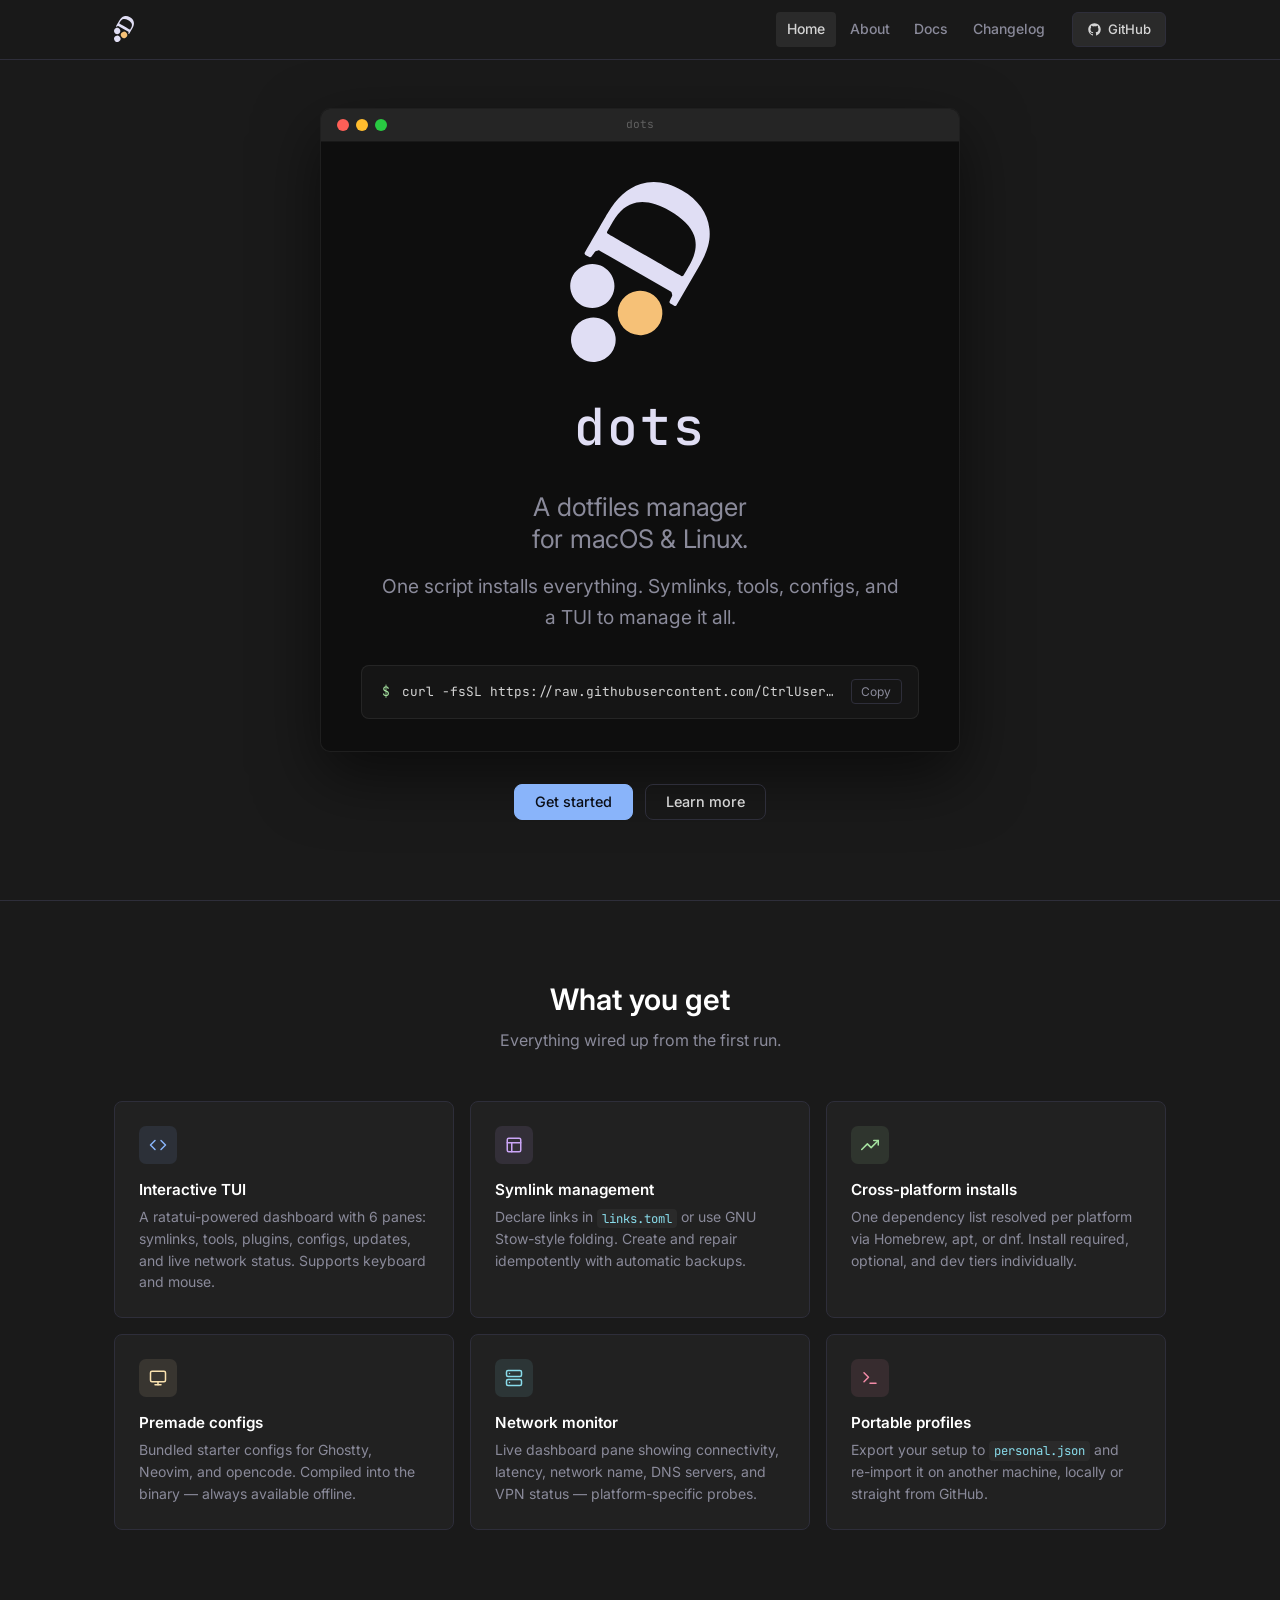
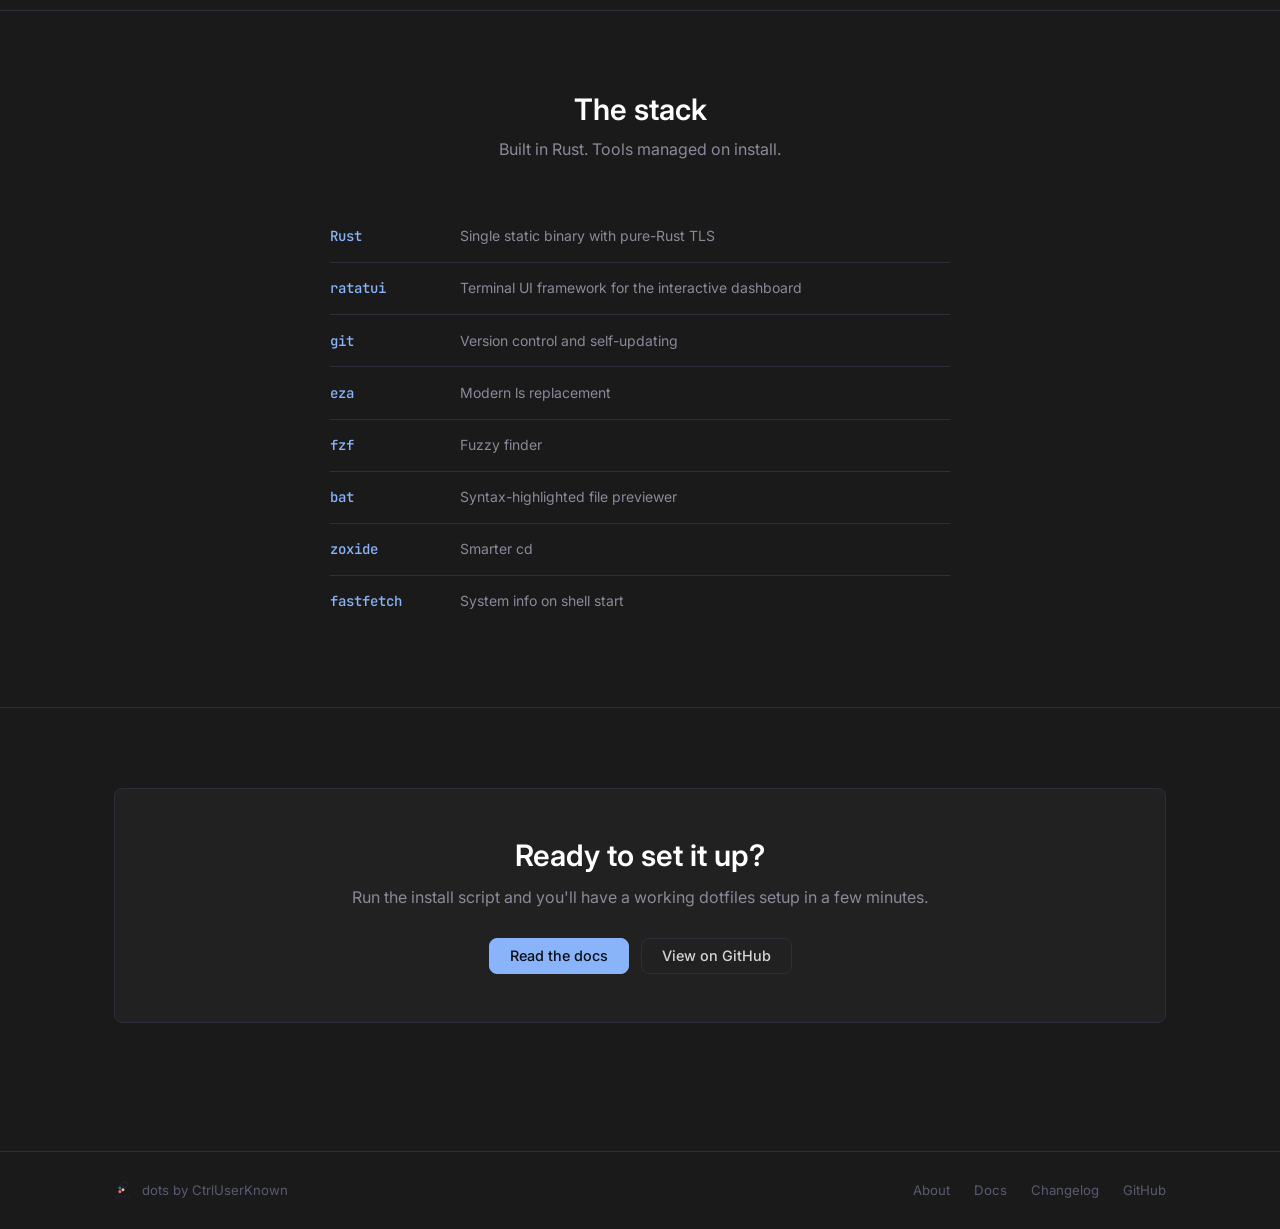
<file: index.html>
<!DOCTYPE html>
<html lang="en">
<head>
  <meta charset="UTF-8">
  <meta name="viewport" content="width=device-width, initial-scale=1.0">
  <title>dots — cross-platform dotfiles manager</title>
  <meta name="description" content="A fast, cross-platform dotfiles manager with an interactive TUI. Manage symlinks, install tools, and keep everything healthy — on macOS and Linux.">
  <meta name="author" content="CtrlUserKnown">

  <link rel="icon" href="img/svg/dots_icon_color.svg" type="image/svg+xml">
  <link rel="alternate icon" href="img/svg/dots_favicons_color.svg">
  <link rel="apple-touch-icon" href="img/svg/dots_favicons_color.svg">
  <link rel="manifest" href="site.webmanifest">
  <meta name="theme-color" content="#1a1a1a">

  <meta property="og:title" content="dots">
  <meta property="og:description" content="A fast, cross-platform dotfiles manager with an interactive TUI.">
  <meta property="og:type" content="website">
  <meta property="og:url" content="https://ctrluserknown.github.io/dots/">
  <meta property="og:image" content="https://ctrluserknown.github.io/dots/img/svg/dots_logo_color.svg">

  <meta name="twitter:card" content="summary">
  <meta name="twitter:title" content="dots">
  <meta name="twitter:description" content="A fast, cross-platform dotfiles manager with an interactive TUI.">

  <link rel="preconnect" href="https://fonts.googleapis.com">
  <link rel="preconnect" href="https://fonts.gstatic.com" crossorigin>
  <link href="https://fonts.googleapis.com/css2?family=Inter:wght@300;400;500;600;700&family=JetBrains+Mono:wght@400;500&display=swap" rel="stylesheet">

  <link rel="stylesheet" href="css/style.css">
</head>
<body>

  <nav class="nav" role="navigation" aria-label="Main navigation">
    <div class="nav__inner">
      <a href="index.html" class="nav__logo" aria-label="dots home">
        <img src="img/svg/dots_logo_alt_color.svg" alt="dots" width="80" height="26">
      </a>
      <button class="nav__toggle" aria-label="Toggle menu" aria-expanded="false" aria-controls="nav-menu">
        <span></span>
        <span></span>
        <span></span>
      </button>
      <div class="nav__menu" id="nav-menu">
        <ul class="nav__links" role="list">
          <li><a href="index.html">Home</a></li>
          <li><a href="about.html">About</a></li>
          <li><a href="docs.html">Docs</a></li>
          <li><a href="changelog.html">Changelog</a></li>
        </ul>
        <a href="https://github.com/CtrlUserKnown/dots" class="nav__github" target="_blank" rel="noopener noreferrer" aria-label="View on GitHub">
          <svg width="15" height="15" viewBox="0 0 24 24" fill="currentColor" aria-hidden="true">
            <path d="M12 2C6.477 2 2 6.477 2 12c0 4.419 2.865 8.166 6.839 9.489.5.09.682-.218.682-.484 0-.236-.009-.866-.013-1.7-2.782.602-3.369-1.34-3.369-1.34-.455-1.157-1.11-1.465-1.11-1.465-.908-.62.069-.608.069-.608 1.003.07 1.531 1.03 1.531 1.03.892 1.529 2.341 1.088 2.91.833.091-.647.349-1.086.635-1.337-2.22-.251-4.555-1.111-4.555-4.943 0-1.091.39-1.984 1.029-2.683-.103-.252-.446-1.27.098-2.647 0 0 .84-.269 2.75 1.026A9.578 9.578 0 0 1 12 6.836c.85.004 1.705.114 2.504.336 1.909-1.294 2.747-1.026 2.747-1.026.546 1.377.203 2.394.1 2.647.64.699 1.028 1.592 1.028 2.683 0 3.842-2.339 4.687-4.566 4.935.359.309.678.919.678 1.852 0 1.336-.012 2.415-.012 2.741 0 .269.18.579.688.481C19.138 20.163 22 16.418 22 12c0-5.523-4.477-10-10-10z"/>
          </svg>
          GitHub
        </a>
      </div>
    </div>
  </nav>

  <main>
    <!-- Hero -->
    <section class="hero" aria-label="Introduction">
      <div class="container">
        <div class="hero__content">

          <div class="term-window hero__term">
            <div class="term-bar">
              <span class="term-dot term-dot--red" aria-hidden="true"></span>
              <span class="term-dot term-dot--yellow" aria-hidden="true"></span>
              <span class="term-dot term-dot--green" aria-hidden="true"></span>
              <span class="term-title">dots</span>
            </div>
            <div class="term-body">
              <img src="img/svg/dots_logo_alt_color.svg" alt="dots logo" class="hero__logo" width="180" height="70">
              <p class="hero__name">dots</p>
              <h1>A dotfiles manager<br>for macOS &amp; Linux.</h1>
              <p class="hero__tagline">One script installs everything. Symlinks, tools, configs, and a TUI to manage it all.</p>
              <div class="hero__install" aria-label="Install command">
                <span class="hero__install-prompt" aria-hidden="true">$</span>
                <code id="install-cmd">curl -fsSL https://raw.githubusercontent.com/CtrlUserKnown/dots/main/install.sh | sh</code>
                <button class="hero__install-copy" id="copy-btn" aria-label="Copy install command" onclick="copyInstall()">Copy</button>
              </div>
            </div>
          </div>

          <div class="hero__actions">
            <a href="docs.html" class="btn btn-primary">Get started</a>
            <a href="about.html" class="btn btn-secondary">Learn more</a>
          </div>
        </div>
      </div>
    </section>

    <hr class="divider">

    <!-- Features -->
    <section class="section" aria-labelledby="features-heading">
      <div class="container">
        <h2 class="section-heading" id="features-heading">What you get</h2>
        <p class="section-sub">Everything wired up from the first run.</p>

        <div class="grid-3" role="list">
          <article class="card" role="listitem">
            <div class="card__icon card__icon--blue" aria-hidden="true">
              <svg width="18" height="18" viewBox="0 0 24 24" fill="none" stroke="#89b4fa" stroke-width="2" stroke-linecap="round" stroke-linejoin="round">
                <polyline points="16 18 22 12 16 6"></polyline>
                <polyline points="8 6 2 12 8 18"></polyline>
              </svg>
            </div>
            <h3>Interactive TUI</h3>
            <p>A ratatui-powered dashboard with 6 panes: symlinks, tools, plugins, configs, updates, and live network status. Supports keyboard and mouse.</p>
          </article>

          <article class="card" role="listitem">
            <div class="card__icon card__icon--purple" aria-hidden="true">
              <svg width="18" height="18" viewBox="0 0 24 24" fill="none" stroke="#cba6f7" stroke-width="2" stroke-linecap="round" stroke-linejoin="round">
                <rect x="3" y="3" width="18" height="18" rx="2" ry="2"></rect>
                <line x1="3" y1="9" x2="21" y2="9"></line>
                <line x1="9" y1="21" x2="9" y2="9"></line>
              </svg>
            </div>
            <h3>Symlink management</h3>
            <p>Declare links in <code>links.toml</code> or use GNU Stow-style folding. Create and repair idempotently with automatic backups.</p>
          </article>

          <article class="card" role="listitem">
            <div class="card__icon card__icon--green" aria-hidden="true">
              <svg width="18" height="18" viewBox="0 0 24 24" fill="none" stroke="#a6e3a1" stroke-width="2" stroke-linecap="round" stroke-linejoin="round">
                <polyline points="23 6 13.5 15.5 8.5 10.5 1 18"></polyline>
                <polyline points="17 6 23 6 23 12"></polyline>
              </svg>
            </div>
            <h3>Cross-platform installs</h3>
            <p>One dependency list resolved per platform via Homebrew, apt, or dnf. Install required, optional, and dev tiers individually.</p>
          </article>

          <article class="card" role="listitem">
            <div class="card__icon card__icon--yellow" aria-hidden="true">
              <svg width="18" height="18" viewBox="0 0 24 24" fill="none" stroke="#f9e2af" stroke-width="2" stroke-linecap="round" stroke-linejoin="round">
                <rect x="2" y="3" width="20" height="14" rx="2" ry="2"></rect>
                <line x1="8" y1="21" x2="16" y2="21"></line>
                <line x1="12" y1="17" x2="12" y2="21"></line>
              </svg>
            </div>
            <h3>Premade configs</h3>
            <p>Bundled starter configs for Ghostty, Neovim, and opencode. Compiled into the binary — always available offline.</p>
          </article>

          <article class="card" role="listitem">
            <div class="card__icon card__icon--cyan" aria-hidden="true">
              <svg width="18" height="18" viewBox="0 0 24 24" fill="none" stroke="#89dceb" stroke-width="2" stroke-linecap="round" stroke-linejoin="round">
                <rect x="2" y="2" width="20" height="8" rx="2" ry="2"></rect>
                <rect x="2" y="14" width="20" height="8" rx="2" ry="2"></rect>
                <line x1="6" y1="6" x2="6.01" y2="6"></line>
                <line x1="6" y1="18" x2="6.01" y2="18"></line>
              </svg>
            </div>
            <h3>Network monitor</h3>
            <p>Live dashboard pane showing connectivity, latency, network name, DNS servers, and VPN status — platform-specific probes.</p>
          </article>

          <article class="card" role="listitem">
            <div class="card__icon card__icon--red" aria-hidden="true">
              <svg width="18" height="18" viewBox="0 0 24 24" fill="none" stroke="#f38ba8" stroke-width="2" stroke-linecap="round" stroke-linejoin="round">
                <polyline points="4 17 10 11 4 5"></polyline>
                <line x1="12" y1="19" x2="20" y2="19"></line>
              </svg>
            </div>
            <h3>Portable profiles</h3>
            <p>Export your setup to <code>personal.json</code> and re-import it on another machine, locally or straight from GitHub.</p>
          </article>
        </div>
      </div>
    </section>

    <hr class="divider">

    <!-- Stack -->
    <section class="section" aria-labelledby="stack-heading">
      <div class="container">
        <h2 class="section-heading" id="stack-heading">The stack</h2>
        <p class="section-sub">Built in Rust. Tools managed on install.</p>

        <div class="tool-list" role="list">
          <div class="tool-item" role="listitem">
            <span class="tool-name">Rust</span>
            <span class="tool-desc">Single static binary with pure-Rust TLS</span>
          </div>
          <div class="tool-item" role="listitem">
            <span class="tool-name">ratatui</span>
            <span class="tool-desc">Terminal UI framework for the interactive dashboard</span>
          </div>
          <div class="tool-item" role="listitem">
            <span class="tool-name">git</span>
            <span class="tool-desc">Version control and self-updating</span>
          </div>
          <div class="tool-item" role="listitem">
            <span class="tool-name">eza</span>
            <span class="tool-desc">Modern ls replacement</span>
          </div>
          <div class="tool-item" role="listitem">
            <span class="tool-name">fzf</span>
            <span class="tool-desc">Fuzzy finder</span>
          </div>
          <div class="tool-item" role="listitem">
            <span class="tool-name">bat</span>
            <span class="tool-desc">Syntax-highlighted file previewer</span>
          </div>
          <div class="tool-item" role="listitem">
            <span class="tool-name">zoxide</span>
            <span class="tool-desc">Smarter cd</span>
          </div>
          <div class="tool-item" role="listitem">
            <span class="tool-name">fastfetch</span>
            <span class="tool-desc">System info on shell start</span>
          </div>
        </div>
      </div>
    </section>

    <hr class="divider">

    <!-- CTA -->
    <section class="section-sm" aria-label="Call to action">
      <div class="container">
        <div class="cta-block">
          <h2>Ready to set it up?</h2>
          <p>Run the install script and you'll have a working dotfiles setup in a few minutes.</p>
          <div class="hero__actions">
            <a href="docs.html" class="btn btn-primary">Read the docs</a>
            <a href="https://github.com/CtrlUserKnown/dots" class="btn btn-secondary" target="_blank" rel="noopener noreferrer">View on GitHub</a>
          </div>
        </div>
      </div>
    </section>
  </main>

  <footer class="footer" role="contentinfo">
    <div class="container">
      <div class="footer__inner">
        <div class="footer__brand">
          <img src="img/svg/dots_icon_color.svg" alt="" aria-hidden="true" width="18" height="18">
          <span class="footer__copy">dots by CtrlUserKnown</span>
        </div>
        <nav class="footer__nav" aria-label="Footer navigation">
          <a href="about.html">About</a>
          <a href="docs.html">Docs</a>
          <a href="changelog.html">Changelog</a>
          <a href="https://github.com/CtrlUserKnown/dots" target="_blank" rel="noopener noreferrer">GitHub</a>
        </nav>
      </div>
    </div>
  </footer>

  <script src="js/nav.js"></script>
  <script>
    function copyInstall() {
      var cmd = document.getElementById('install-cmd').textContent;
      var btn = document.getElementById('copy-btn');

      if (navigator.clipboard) {
        navigator.clipboard.writeText(cmd).then(function () {
          btn.textContent = 'Copied!';
          setTimeout(function () { btn.textContent = 'Copy'; }, 2000);
        });
      } else {
        var el = document.createElement('textarea');
        el.value = cmd;
        el.style.position = 'fixed';
        el.style.opacity = '0';
        document.body.appendChild(el);
        el.focus();
        el.select();
        try { document.execCommand('copy'); } catch (e) {}
        document.body.removeChild(el);
        btn.textContent = 'Copied!';
        setTimeout(function () { btn.textContent = 'Copy'; }, 2000);
      }
    }
  </script>

</body>
</html>
</file>
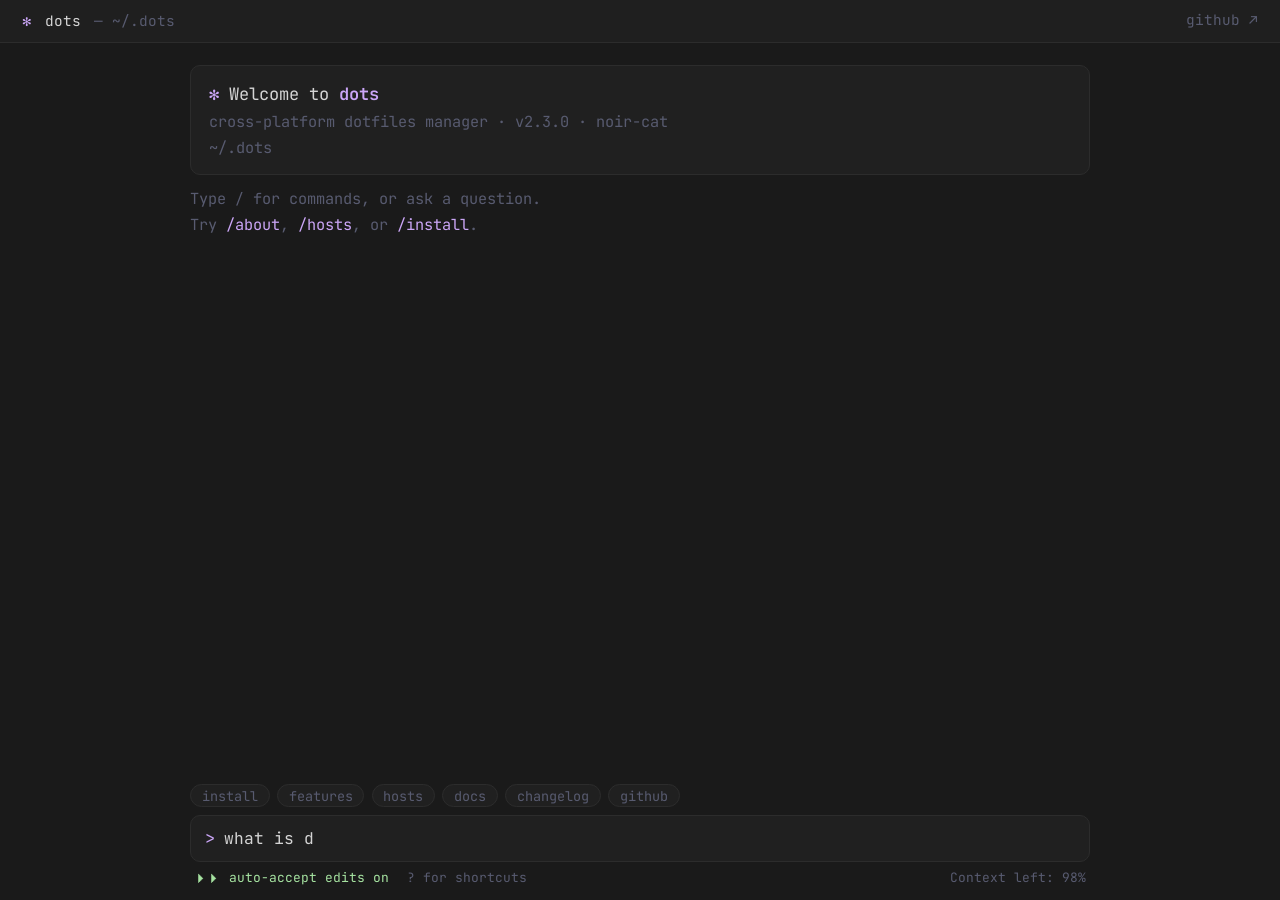
<file: site/index.html>
<!DOCTYPE html>
<html lang="en">
<head>
  <meta charset="UTF-8">
  <meta name="viewport" content="width=device-width, initial-scale=1.0, viewport-fit=cover">
  <title>dots — cross-platform dotfiles manager</title>
  <meta name="description" content="A fast, cross-platform dotfiles manager with an interactive TUI, written in Rust. Manage symlinks, install tools, and keep everything healthy on macOS and Linux.">
  <meta name="author" content="CtrlUserKnown">

  <link rel="icon" href="img/svg/dots_icon_color.svg" type="image/svg+xml">
  <link rel="alternate icon" href="img/svg/dots_favicons_color.svg">
  <link rel="apple-touch-icon" href="img/svg/dots_favicons_color.svg">
  <link rel="manifest" href="site.webmanifest">
  <meta name="theme-color" content="#1a1a1a">
  <meta name="color-scheme" content="dark">

  <meta property="og:title" content="dots">
  <meta property="og:description" content="A fast, cross-platform dotfiles manager with an interactive TUI.">
  <meta property="og:type" content="website">
  <meta property="og:url" content="https://ctrluserknown.github.io/dots/">
  <meta property="og:image" content="https://ctrluserknown.github.io/dots/img/svg/dots_logo_color.svg">

  <meta name="twitter:card" content="summary">
  <meta name="twitter:title" content="dots">
  <meta name="twitter:description" content="A fast, cross-platform dotfiles manager with an interactive TUI.">

  <link rel="preconnect" href="https://fonts.googleapis.com">
  <link rel="preconnect" href="https://fonts.gstatic.com" crossorigin>
  <link href="https://fonts.googleapis.com/css2?family=JetBrains+Mono:wght@400;500;600&display=swap" rel="stylesheet">

  <link rel="stylesheet" href="css/style.css">
</head>
<body>

<header class="topbar">
  <span class="mark">✻</span>
  <span class="path">dots</span>
  <span class="dim hide-sm">— ~/.dots</span>
  <span class="spacer"></span>
  <a href="https://github.com/CtrlUserKnown/dots" target="_blank" rel="noopener noreferrer">github ↗</a>
</header>

<main class="stream" id="stream">
  <noscript>
    <h1>dots</h1>
    <p><strong>dots</strong> is a fast, cross-platform dotfiles manager with an interactive TUI,
    written in Rust. It installs your tools, wires up symlinks GNU Stow–style, applies premade app
    configs, and keeps everything healthy — on macOS (Homebrew) and Linux (apt/dnf) alike.</p>
    <p>Install:</p>
    <pre>curl -fsSL https://ctrluserknown.github.io/dots/install.sh | sh</pre>
    <p>This page is an interactive terminal and needs JavaScript. Everything it shows also lives in
    the <a href="https://github.com/CtrlUserKnown/dots#readme">README</a> and the
    <a href="https://github.com/CtrlUserKnown/dots/blob/main/CHANGELOG.md">changelog</a>.</p>
  </noscript>
</main>

<footer class="composer">
  <div class="popup" id="popup" hidden></div>
  <div class="chips" id="chips"></div>

  <div class="inputbox">
    <span class="caret">&gt;</span>
    <input id="input" type="text" autocomplete="off" autocapitalize="off"
           autocorrect="off" spellcheck="false" enterkeyhint="go"
           placeholder="Ask about dots, or type / for commands" aria-label="terminal input">
  </div>

  <div class="hints">
    <span id="mode"></span>
    <span class="hide-sm">? for shortcuts</span>
    <span class="spacer"></span>
    <span id="ctx"></span>
  </div>
</footer>

<script src="js/content.js"></script>
<script src="js/term.js"></script>

</body>
</html>
</file>
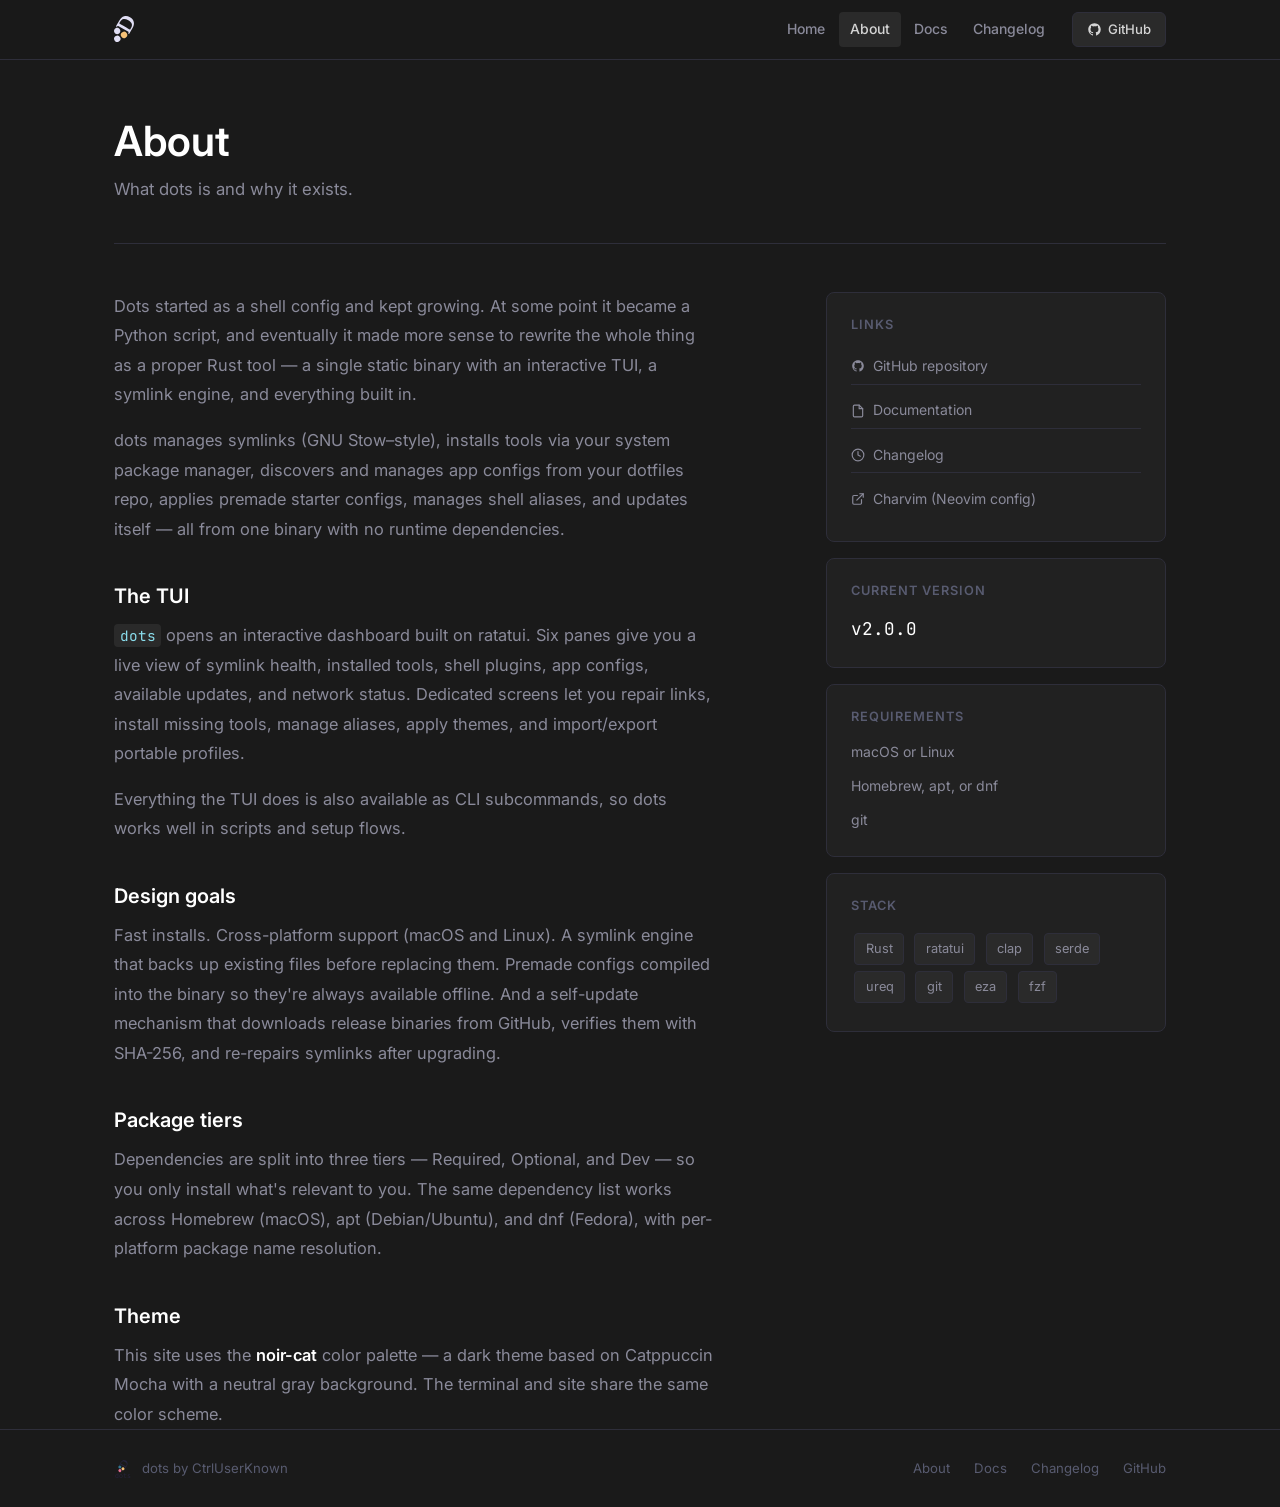
<file: about.html>
<!DOCTYPE html>
<html lang="en">
<head>
  <meta charset="UTF-8">
  <meta name="viewport" content="width=device-width, initial-scale=1.0">
  <title>About — dots</title>
  <meta name="description" content="What dots is, how it works, and why it exists.">
  <meta name="author" content="CtrlUserKnown">

  <link rel="icon" href="img/svg/dots_icon_color.svg" type="image/svg+xml">
  <link rel="alternate icon" href="img/svg/dots_favicons_color.svg">
  <link rel="apple-touch-icon" href="img/svg/dots_favicons_color.svg">
  <link rel="manifest" href="site.webmanifest">
  <meta name="theme-color" content="#1a1a1a">

  <meta property="og:title" content="About — dots">
  <meta property="og:description" content="What dots is, how it works, and why it exists.">
  <meta property="og:type" content="website">
  <meta property="og:url" content="https://ctrluserknown.github.io/dots/about.html">

  <link rel="preconnect" href="https://fonts.googleapis.com">
  <link rel="preconnect" href="https://fonts.gstatic.com" crossorigin>
  <link href="https://fonts.googleapis.com/css2?family=Inter:wght@300;400;500;600;700&family=JetBrains+Mono:wght@400;500&display=swap" rel="stylesheet">

  <link rel="stylesheet" href="css/style.css">
</head>
<body>

  <nav class="nav" role="navigation" aria-label="Main navigation">
    <div class="nav__inner">
      <a href="index.html" class="nav__logo" aria-label="dots home">
        <img src="img/svg/dots_logo_alt_color.svg" alt="dots" width="80" height="26">
      </a>
      <button class="nav__toggle" aria-label="Toggle menu" aria-expanded="false" aria-controls="nav-menu">
        <span></span>
        <span></span>
        <span></span>
      </button>
      <div class="nav__menu" id="nav-menu">
        <ul class="nav__links" role="list">
          <li><a href="index.html">Home</a></li>
          <li><a href="about.html">About</a></li>
          <li><a href="docs.html">Docs</a></li>
          <li><a href="changelog.html">Changelog</a></li>
        </ul>
        <a href="https://github.com/CtrlUserKnown/dots" class="nav__github" target="_blank" rel="noopener noreferrer" aria-label="View on GitHub">
          <svg width="15" height="15" viewBox="0 0 24 24" fill="currentColor" aria-hidden="true">
            <path d="M12 2C6.477 2 2 6.477 2 12c0 4.419 2.865 8.166 6.839 9.489.5.09.682-.218.682-.484 0-.236-.009-.866-.013-1.7-2.782.602-3.369-1.34-3.369-1.34-.455-1.157-1.11-1.465-1.11-1.465-.908-.62.069-.608.069-.608 1.003.07 1.531 1.03 1.531 1.03.892 1.529 2.341 1.088 2.91.833.091-.647.349-1.086.635-1.337-2.22-.251-4.555-1.111-4.555-4.943 0-1.091.39-1.984 1.029-2.683-.103-.252-.446-1.27.098-2.647 0 0 .84-.269 2.75 1.026A9.578 9.578 0 0 1 12 6.836c.85.004 1.705.114 2.504.336 1.909-1.294 2.747-1.026 2.747-1.026.546 1.377.203 2.394.1 2.647.64.699 1.028 1.592 1.028 2.683 0 3.842-2.339 4.687-4.566 4.935.359.309.678.919.678 1.852 0 1.336-.012 2.415-.012 2.741 0 .269.18.579.688.481C19.138 20.163 22 16.418 22 12c0-5.523-4.477-10-10-10z"/>
          </svg>
          GitHub
        </a>
      </div>
    </div>
  </nav>

  <main>
    <div class="container">
      <header class="page-header">
        <h1>About</h1>
        <p class="lead">What dots is and why it exists.</p>
      </header>

      <div class="about-grid">
        <div class="about-main">
          <p>
            Dots started as a shell config and kept growing. At some point it became a Python script, and eventually it made more sense to rewrite the whole thing as a proper Rust tool — a single static binary with an interactive TUI, a symlink engine, and everything built in.
          </p>
          <p>
            dots manages symlinks (GNU Stow–style), installs tools via your system package manager, discovers and manages app configs from your dotfiles repo, applies premade starter configs, manages shell aliases, and updates itself — all from one binary with no runtime dependencies.
          </p>

          <h2>The TUI</h2>
          <p>
            <code>dots</code> opens an interactive dashboard built on ratatui. Six panes give you a live view of symlink health, installed tools, shell plugins, app configs, available updates, and network status. Dedicated screens let you repair links, install missing tools, manage aliases, apply themes, and import/export portable profiles.
          </p>
          <p>
            Everything the TUI does is also available as CLI subcommands, so dots works well in scripts and setup flows.
          </p>

          <h2>Design goals</h2>
          <p>
            Fast installs. Cross-platform support (macOS and Linux). A symlink engine that backs up existing files before replacing them. Premade configs compiled into the binary so they're always available offline. And a self-update mechanism that downloads release binaries from GitHub, verifies them with SHA-256, and re-repairs symlinks after upgrading.
          </p>

          <h2>Package tiers</h2>
          <p>
            Dependencies are split into three tiers — Required, Optional, and Dev — so you only install what's relevant to you. The same dependency list works across Homebrew (macOS), apt (Debian/Ubuntu), and dnf (Fedora), with per-platform package name resolution.
          </p>

          <h2>Theme</h2>
          <p>
            This site uses the <strong>noir-cat</strong> color palette — a dark theme based on Catppuccin Mocha with a neutral gray background. The terminal and site share the same color scheme.
          </p>
        </div>

        <aside class="about-aside">
          <div class="aside-card">
            <h4>Links</h4>
            <div class="aside-links">
              <a href="https://github.com/CtrlUserKnown/dots" target="_blank" rel="noopener noreferrer">
                <svg width="14" height="14" viewBox="0 0 24 24" fill="currentColor" aria-hidden="true">
                  <path d="M12 2C6.477 2 2 6.477 2 12c0 4.419 2.865 8.166 6.839 9.489.5.09.682-.218.682-.484 0-.236-.009-.866-.013-1.7-2.782.602-3.369-1.34-3.369-1.34-.455-1.157-1.11-1.465-1.11-1.465-.908-.62.069-.608.069-.608 1.003.07 1.531 1.03 1.531 1.03.892 1.529 2.341 1.088 2.91.833.091-.647.349-1.086.635-1.337-2.22-.251-4.555-1.111-4.555-4.943 0-1.091.39-1.984 1.029-2.683-.103-.252-.446-1.27.098-2.647 0 0 .84-.269 2.75 1.026A9.578 9.578 0 0 1 12 6.836c.85.004 1.705.114 2.504.336 1.909-1.294 2.747-1.026 2.747-1.026.546 1.377.203 2.394.1 2.647.64.699 1.028 1.592 1.028 2.683 0 3.842-2.339 4.687-4.566 4.935.359.309.678.919.678 1.852 0 1.336-.012 2.415-.012 2.741 0 .269.18.579.688.481C19.138 20.163 22 16.418 22 12c0-5.523-4.477-10-10-10z"/>
                </svg>
                GitHub repository
              </a>
              <a href="docs.html">
                <svg width="14" height="14" viewBox="0 0 24 24" fill="none" stroke="currentColor" stroke-width="2" stroke-linecap="round" stroke-linejoin="round" aria-hidden="true">
                  <path d="M14 2H6a2 2 0 0 0-2 2v16a2 2 0 0 0 2 2h12a2 2 0 0 0 2-2V8z"></path>
                  <polyline points="14 2 14 8 20 8"></polyline>
                </svg>
                Documentation
              </a>
              <a href="changelog.html">
                <svg width="14" height="14" viewBox="0 0 24 24" fill="none" stroke="currentColor" stroke-width="2" stroke-linecap="round" stroke-linejoin="round" aria-hidden="true">
                  <circle cx="12" cy="12" r="10"></circle>
                  <polyline points="12 6 12 12 16 14"></polyline>
                </svg>
                Changelog
              </a>
              <a href="https://github.com/CtrlUserKnown/Charvim" target="_blank" rel="noopener noreferrer">
                <svg width="14" height="14" viewBox="0 0 24 24" fill="none" stroke="currentColor" stroke-width="2" stroke-linecap="round" stroke-linejoin="round" aria-hidden="true">
                  <path d="M18 13v6a2 2 0 0 1-2 2H5a2 2 0 0 1-2-2V8a2 2 0 0 1 2-2h6"></path>
                  <polyline points="15 3 21 3 21 9"></polyline>
                  <line x1="10" y1="14" x2="21" y2="3"></line>
                </svg>
                Charvim (Neovim config)
              </a>
            </div>
          </div>

          <div class="aside-card">
            <h4>Current version</h4>
            <p style="font-family: 'JetBrains Mono', monospace; font-size: 1.1rem; color: #fff; margin: 0;">v2.0.0</p>
          </div>

          <div class="aside-card">
            <h4>Requirements</h4>
            <p style="color: var(--fg-muted); font-size: 0.875rem; margin-bottom: 0.75rem;">macOS or Linux</p>
            <p style="color: var(--fg-muted); font-size: 0.875rem; margin-bottom: 0.75rem;">Homebrew, apt, or dnf</p>
            <p style="color: var(--fg-muted); font-size: 0.875rem; margin: 0;">git</p>
          </div>

          <div class="aside-card">
            <h4>Stack</h4>
            <div class="chips">
              <span class="stack-chip">Rust</span>
              <span class="stack-chip">ratatui</span>
              <span class="stack-chip">clap</span>
              <span class="stack-chip">serde</span>
              <span class="stack-chip">ureq</span>
              <span class="stack-chip">git</span>
              <span class="stack-chip">eza</span>
              <span class="stack-chip">fzf</span>
            </div>
          </div>
        </aside>
      </div>
    </div>
  </main>

  <footer class="footer" role="contentinfo">
    <div class="container">
      <div class="footer__inner">
        <div class="footer__brand">
          <img src="img/svg/dots_icon_color.svg" alt="" aria-hidden="true" width="18" height="18">
          <span class="footer__copy">dots by CtrlUserKnown</span>
        </div>
        <nav class="footer__nav" aria-label="Footer navigation">
          <a href="about.html">About</a>
          <a href="docs.html">Docs</a>
          <a href="changelog.html">Changelog</a>
          <a href="https://github.com/CtrlUserKnown/dots" target="_blank" rel="noopener noreferrer">GitHub</a>
        </nav>
      </div>
    </div>
  </footer>

  <script src="js/nav.js"></script>

</body>
</html>
</file>
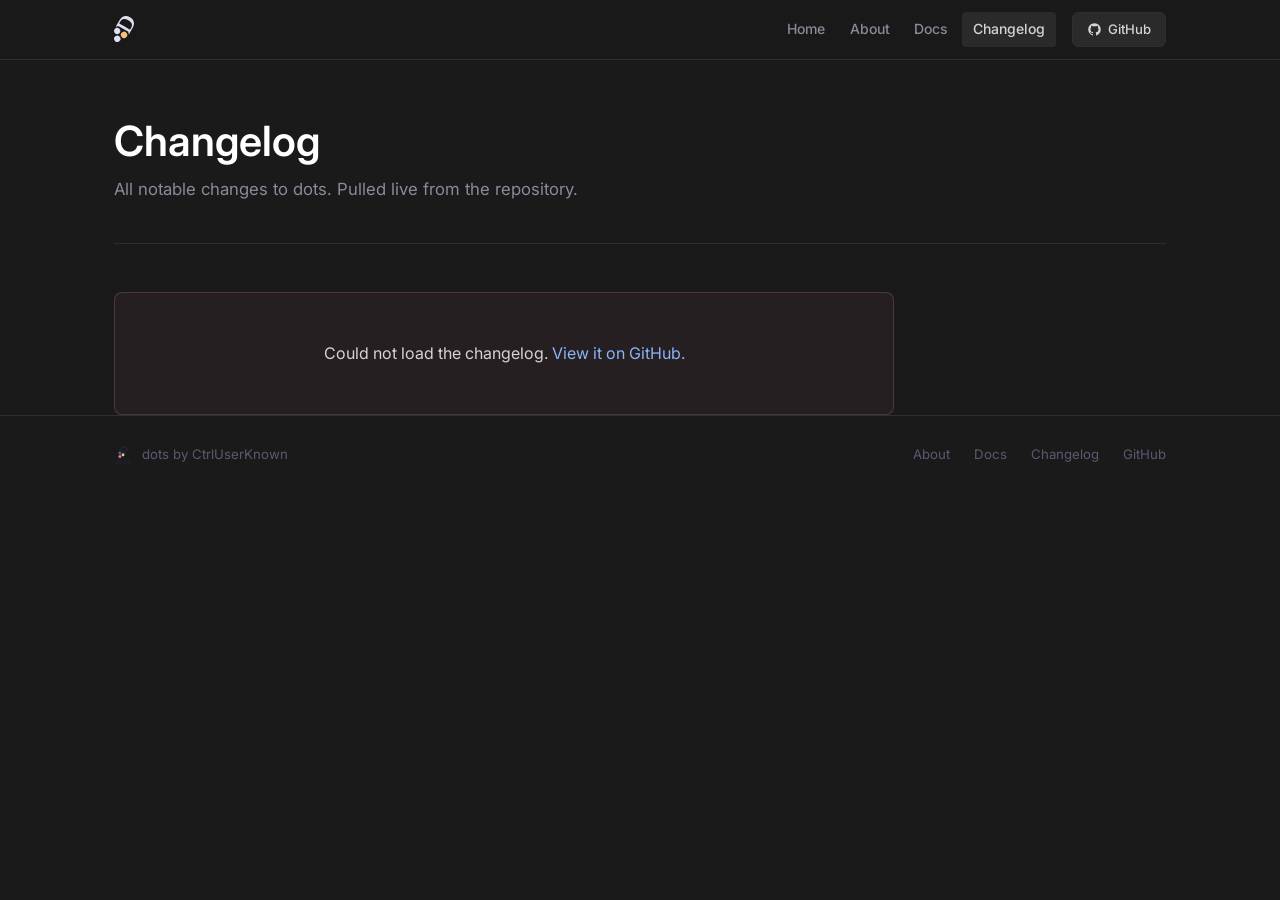
<file: changelog.html>
<!DOCTYPE html>
<html lang="en">
<head>
  <meta charset="UTF-8">
  <meta name="viewport" content="width=device-width, initial-scale=1.0">
  <title>Changelog — dots</title>
  <meta name="description" content="All notable changes to the dots dotfiles project.">
  <meta name="author" content="CtrlUserKnown">

  <link rel="icon" href="img/svg/dots_icon_color.svg" type="image/svg+xml">
  <link rel="alternate icon" href="img/svg/dots_favicons_color.svg">
  <link rel="apple-touch-icon" href="img/svg/dots_favicons_color.svg">
  <link rel="manifest" href="site.webmanifest">
  <meta name="theme-color" content="#1a1a1a">

  <meta property="og:title" content="Changelog — dots">
  <meta property="og:description" content="All notable changes to the dots dotfiles project.">
  <meta property="og:type" content="website">
  <meta property="og:url" content="https://ctrluserknown.github.io/dots/changelog.html">

  <link rel="preconnect" href="https://fonts.googleapis.com">
  <link rel="preconnect" href="https://fonts.gstatic.com" crossorigin>
  <link href="https://fonts.googleapis.com/css2?family=Inter:wght@300;400;500;600;700&family=JetBrains+Mono:wght@400;500&display=swap" rel="stylesheet">

  <link rel="stylesheet" href="css/style.css">
</head>
<body>

  <nav class="nav" role="navigation" aria-label="Main navigation">
    <div class="nav__inner">
      <a href="index.html" class="nav__logo" aria-label="dots home">
        <img src="img/svg/dots_logo_alt_color.svg" alt="dots" width="80" height="26">
      </a>
      <button class="nav__toggle" aria-label="Toggle menu" aria-expanded="false" aria-controls="nav-menu">
        <span></span>
        <span></span>
        <span></span>
      </button>
      <div class="nav__menu" id="nav-menu">
        <ul class="nav__links" role="list">
          <li><a href="index.html">Home</a></li>
          <li><a href="about.html">About</a></li>
          <li><a href="docs.html">Docs</a></li>
          <li><a href="changelog.html">Changelog</a></li>
        </ul>
        <a href="https://github.com/CtrlUserKnown/dots" class="nav__github" target="_blank" rel="noopener noreferrer" aria-label="View on GitHub">
          <svg width="15" height="15" viewBox="0 0 24 24" fill="currentColor" aria-hidden="true">
            <path d="M12 2C6.477 2 2 6.477 2 12c0 4.419 2.865 8.166 6.839 9.489.5.09.682-.218.682-.484 0-.236-.009-.866-.013-1.7-2.782.602-3.369-1.34-3.369-1.34-.455-1.157-1.11-1.465-1.11-1.465-.908-.62.069-.608.069-.608 1.003.07 1.531 1.03 1.531 1.03.892 1.529 2.341 1.088 2.91.833.091-.647.349-1.086.635-1.337-2.22-.251-4.555-1.111-4.555-4.943 0-1.091.39-1.984 1.029-2.683-.103-.252-.446-1.27.098-2.647 0 0 .84-.269 2.75 1.026A9.578 9.578 0 0 1 12 6.836c.85.004 1.705.114 2.504.336 1.909-1.294 2.747-1.026 2.747-1.026.546 1.377.203 2.394.1 2.647.64.699 1.028 1.592 1.028 2.683 0 3.842-2.339 4.687-4.566 4.935.359.309.678.919.678 1.852 0 1.336-.012 2.415-.012 2.741 0 .269.18.579.688.481C19.138 20.163 22 16.418 22 12c0-5.523-4.477-10-10-10z"/>
          </svg>
          GitHub
        </a>
      </div>
    </div>
  </nav>

  <main>
    <div class="container">
      <header class="page-header">
        <h1>Changelog</h1>
        <p class="lead">All notable changes to dots. Pulled live from the repository.</p>
      </header>

      <div class="changelog-list" aria-live="polite" aria-atomic="false">
        <div id="changelog-container">
          <div class="cl-loading" role="status" aria-label="Loading changelog">
            <p>Loading changelog...</p>
          </div>
        </div>
      </div>
    </div>
  </main>

  <footer class="footer" role="contentinfo">
    <div class="container">
      <div class="footer__inner">
        <div class="footer__brand">
          <img src="img/svg/dots_icon_color.svg" alt="" aria-hidden="true" width="18" height="18">
          <span class="footer__copy">dots by CtrlUserKnown</span>
        </div>
        <nav class="footer__nav" aria-label="Footer navigation">
          <a href="about.html">About</a>
          <a href="docs.html">Docs</a>
          <a href="changelog.html">Changelog</a>
          <a href="https://github.com/CtrlUserKnown/dots" target="_blank" rel="noopener noreferrer">GitHub</a>
        </nav>
      </div>
    </div>
  </footer>

  <script src="js/nav.js"></script>
  <script src="js/changelog.js"></script>

</body>
</html>
</file>
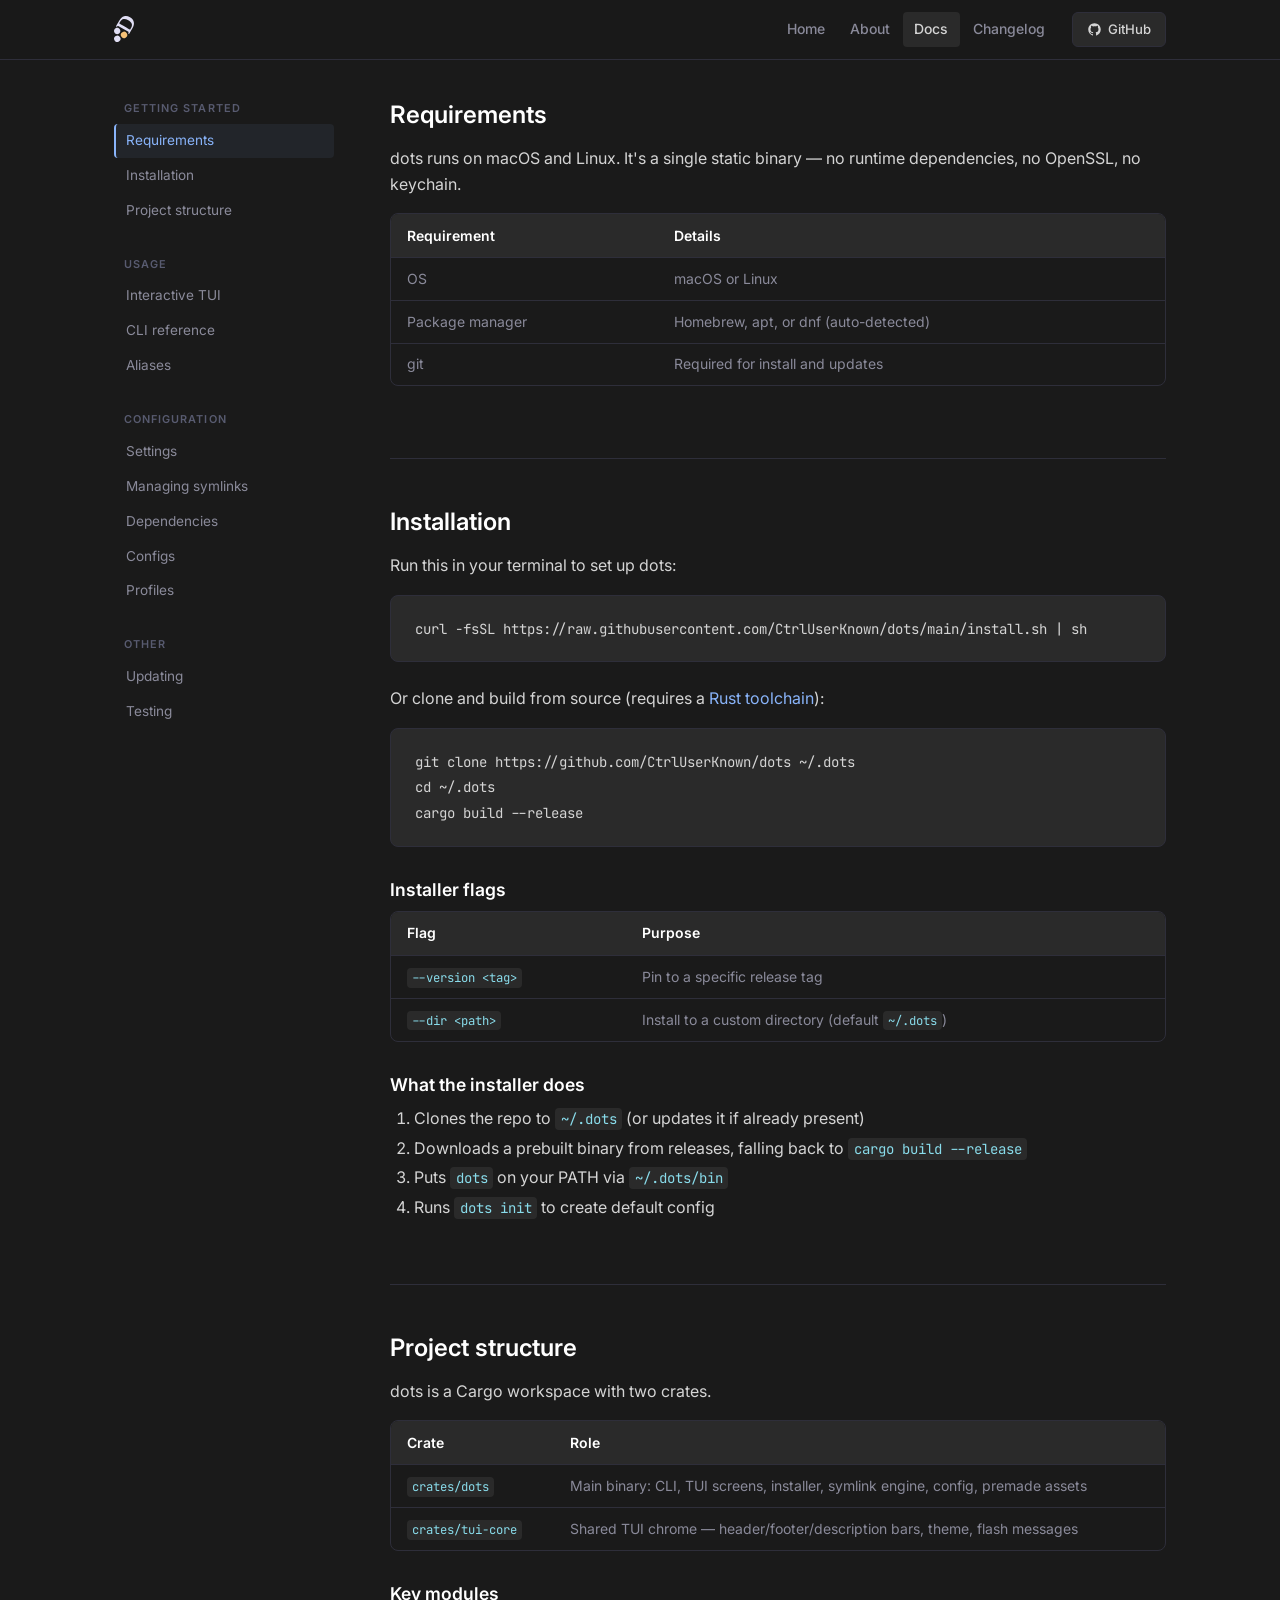
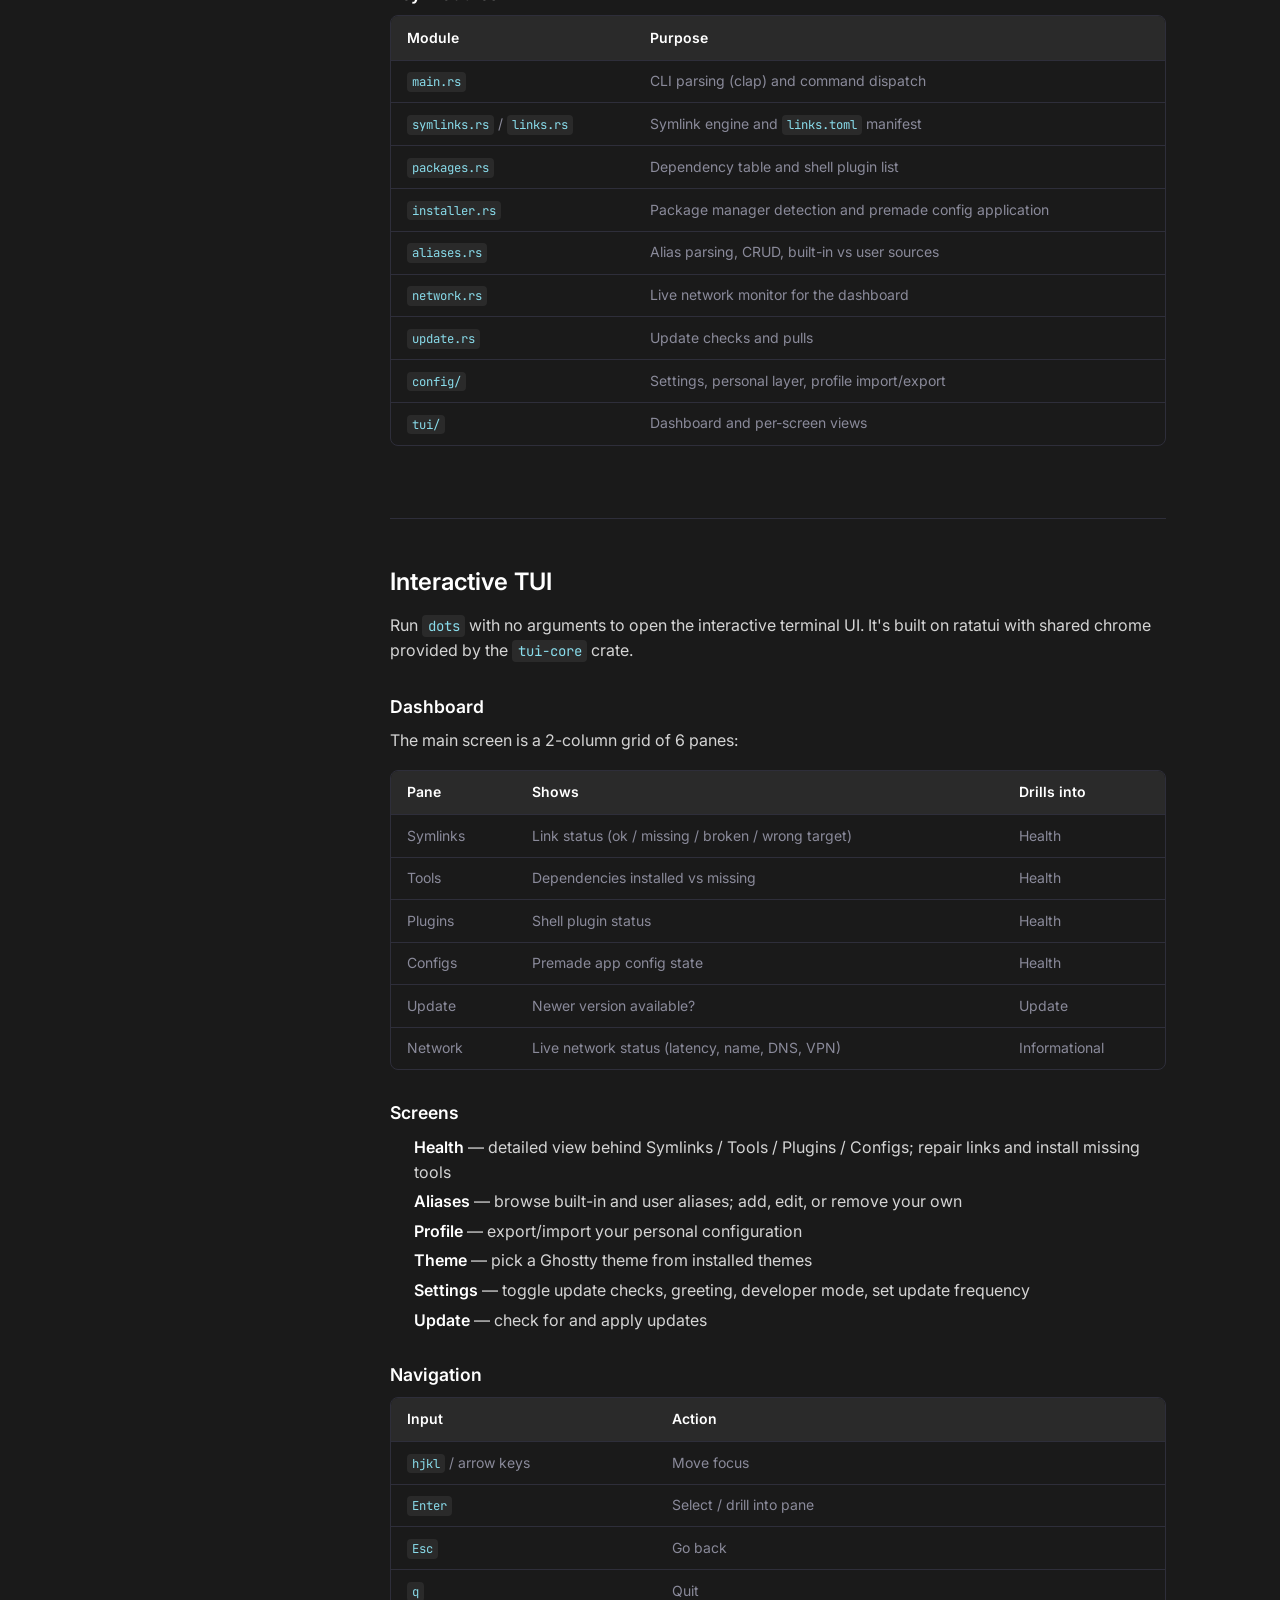
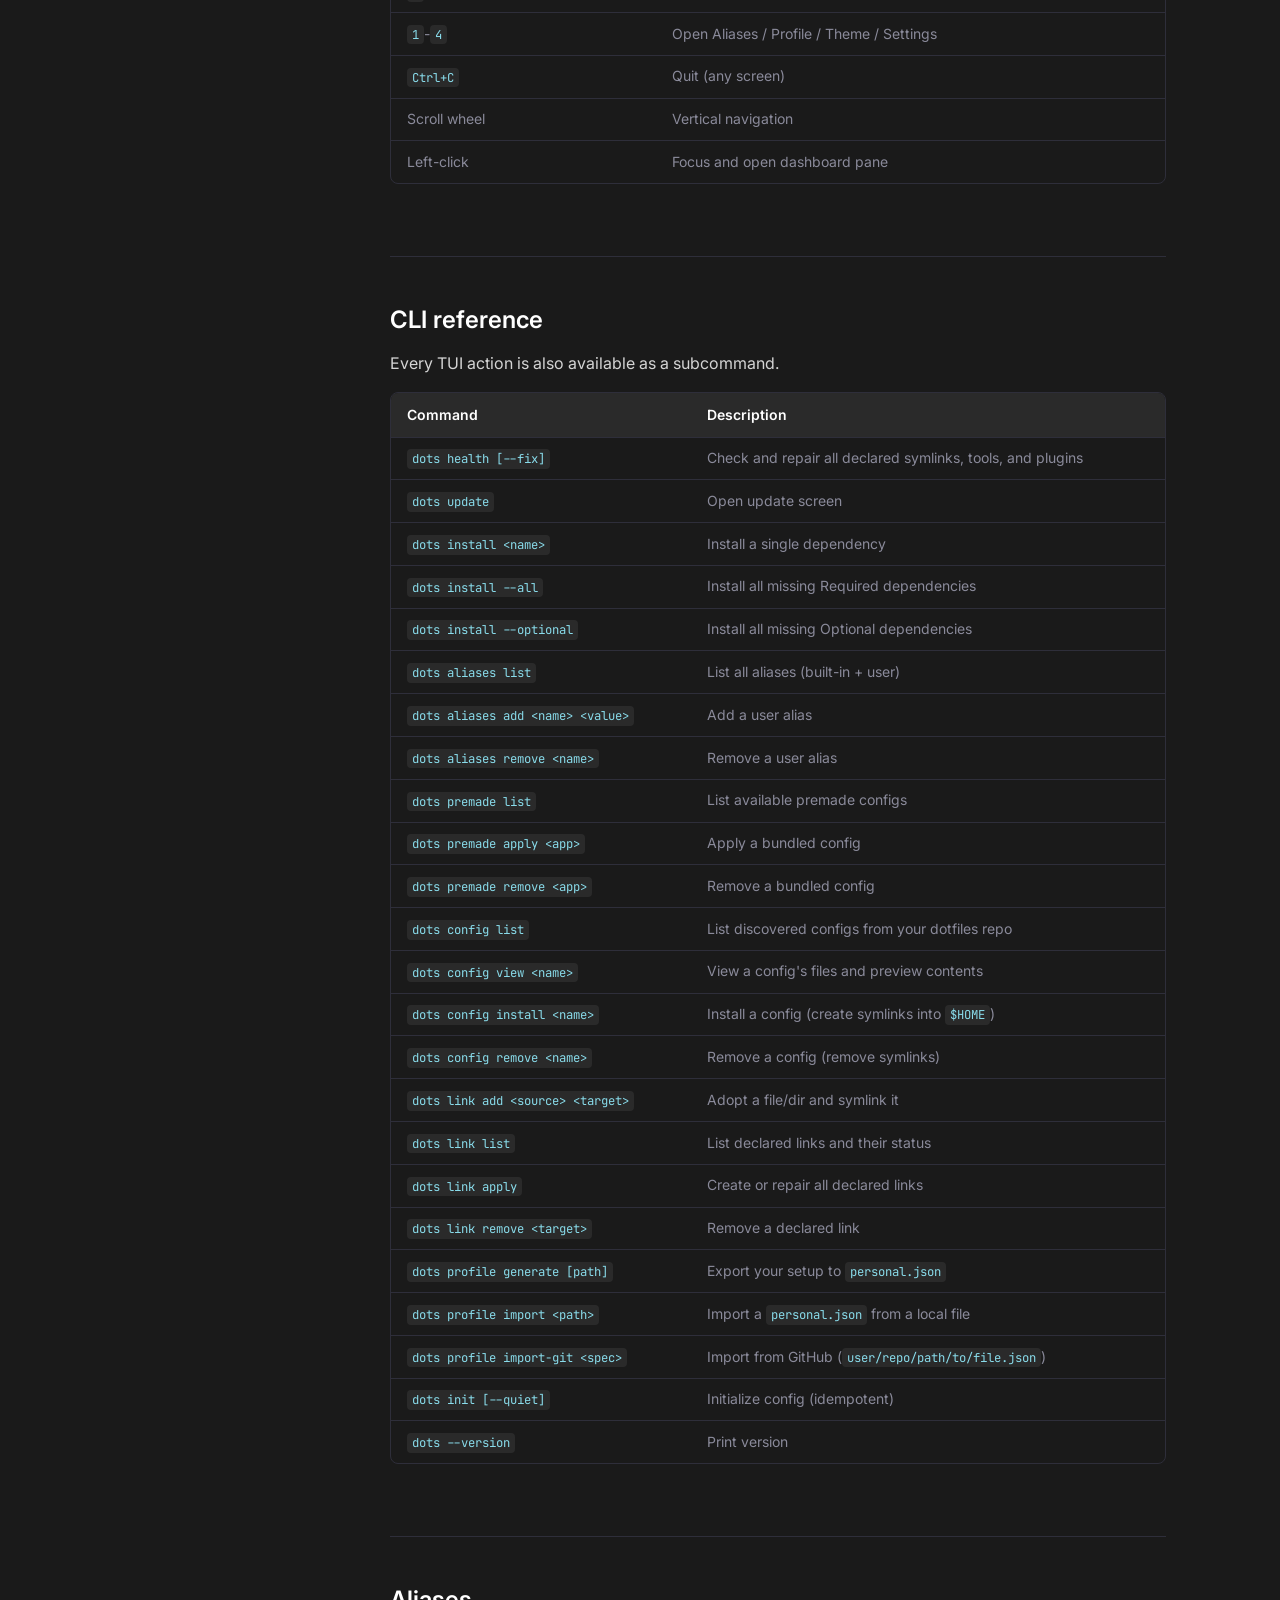
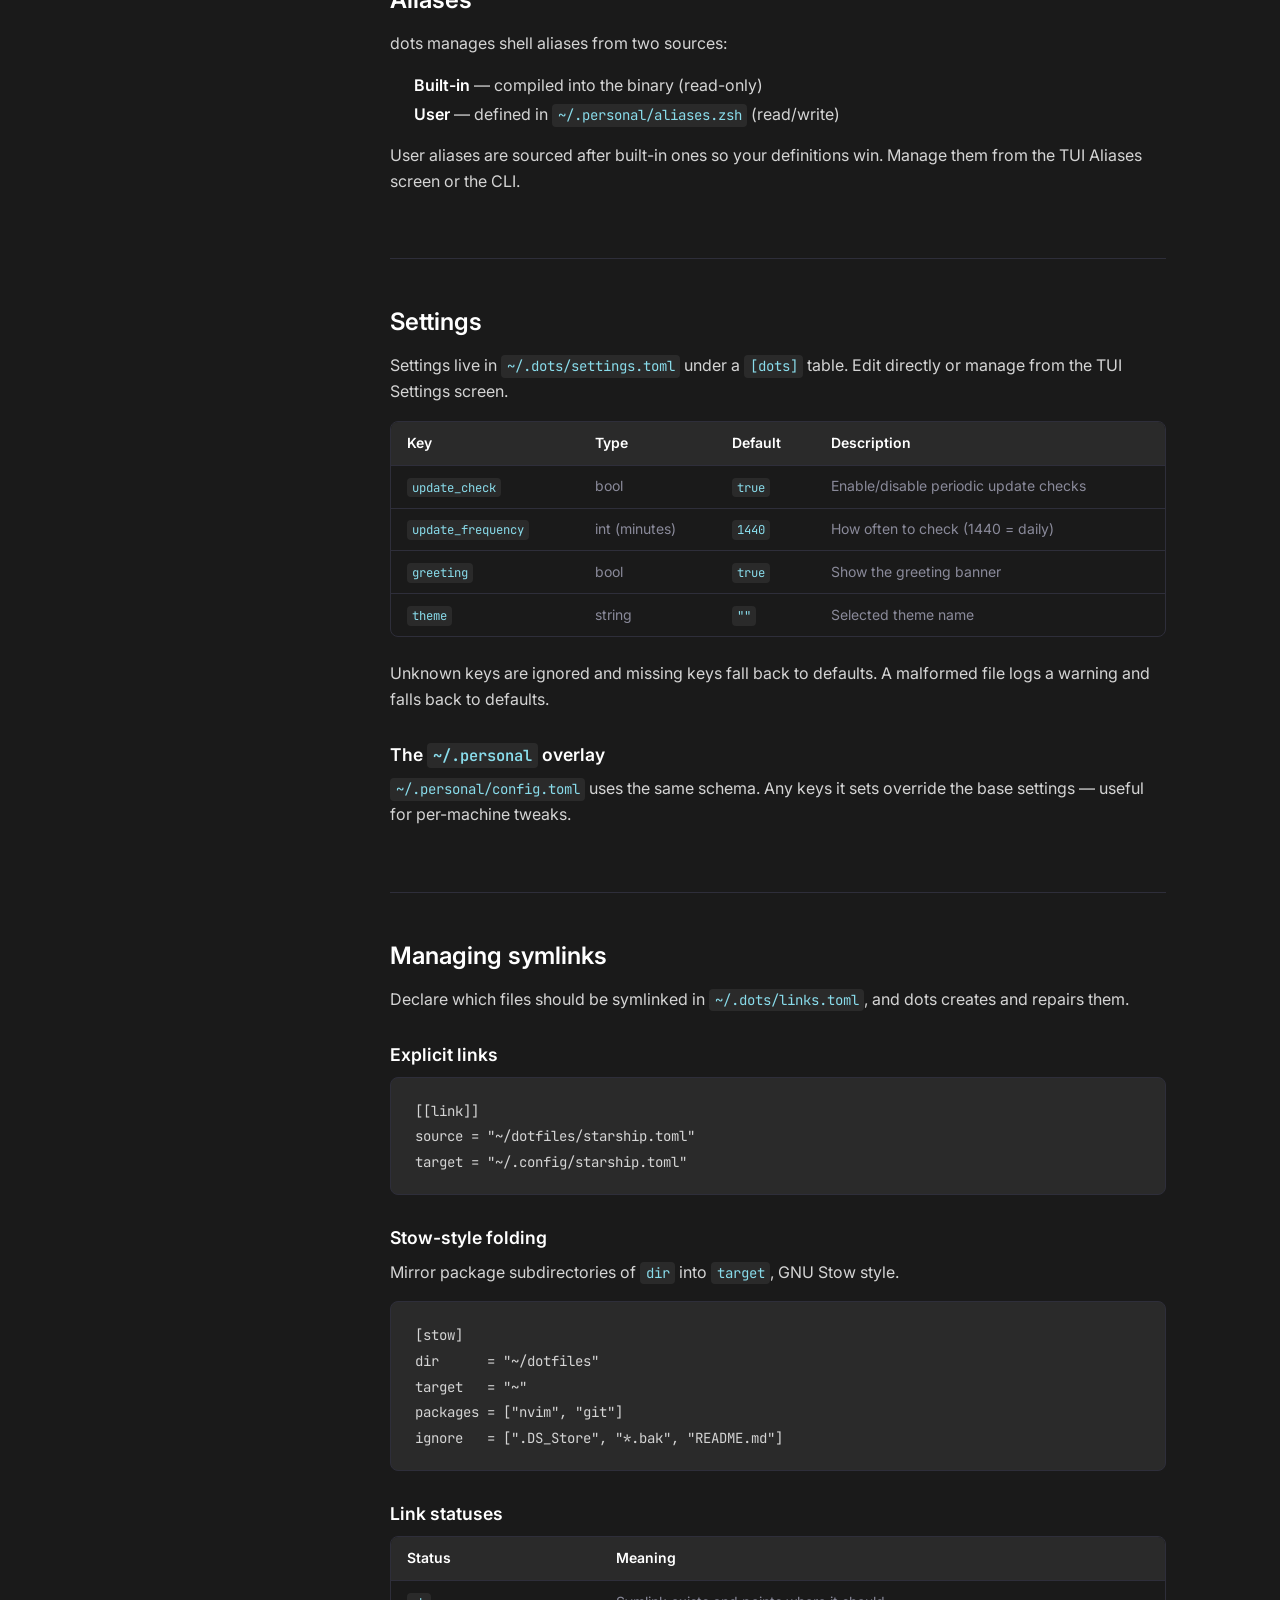
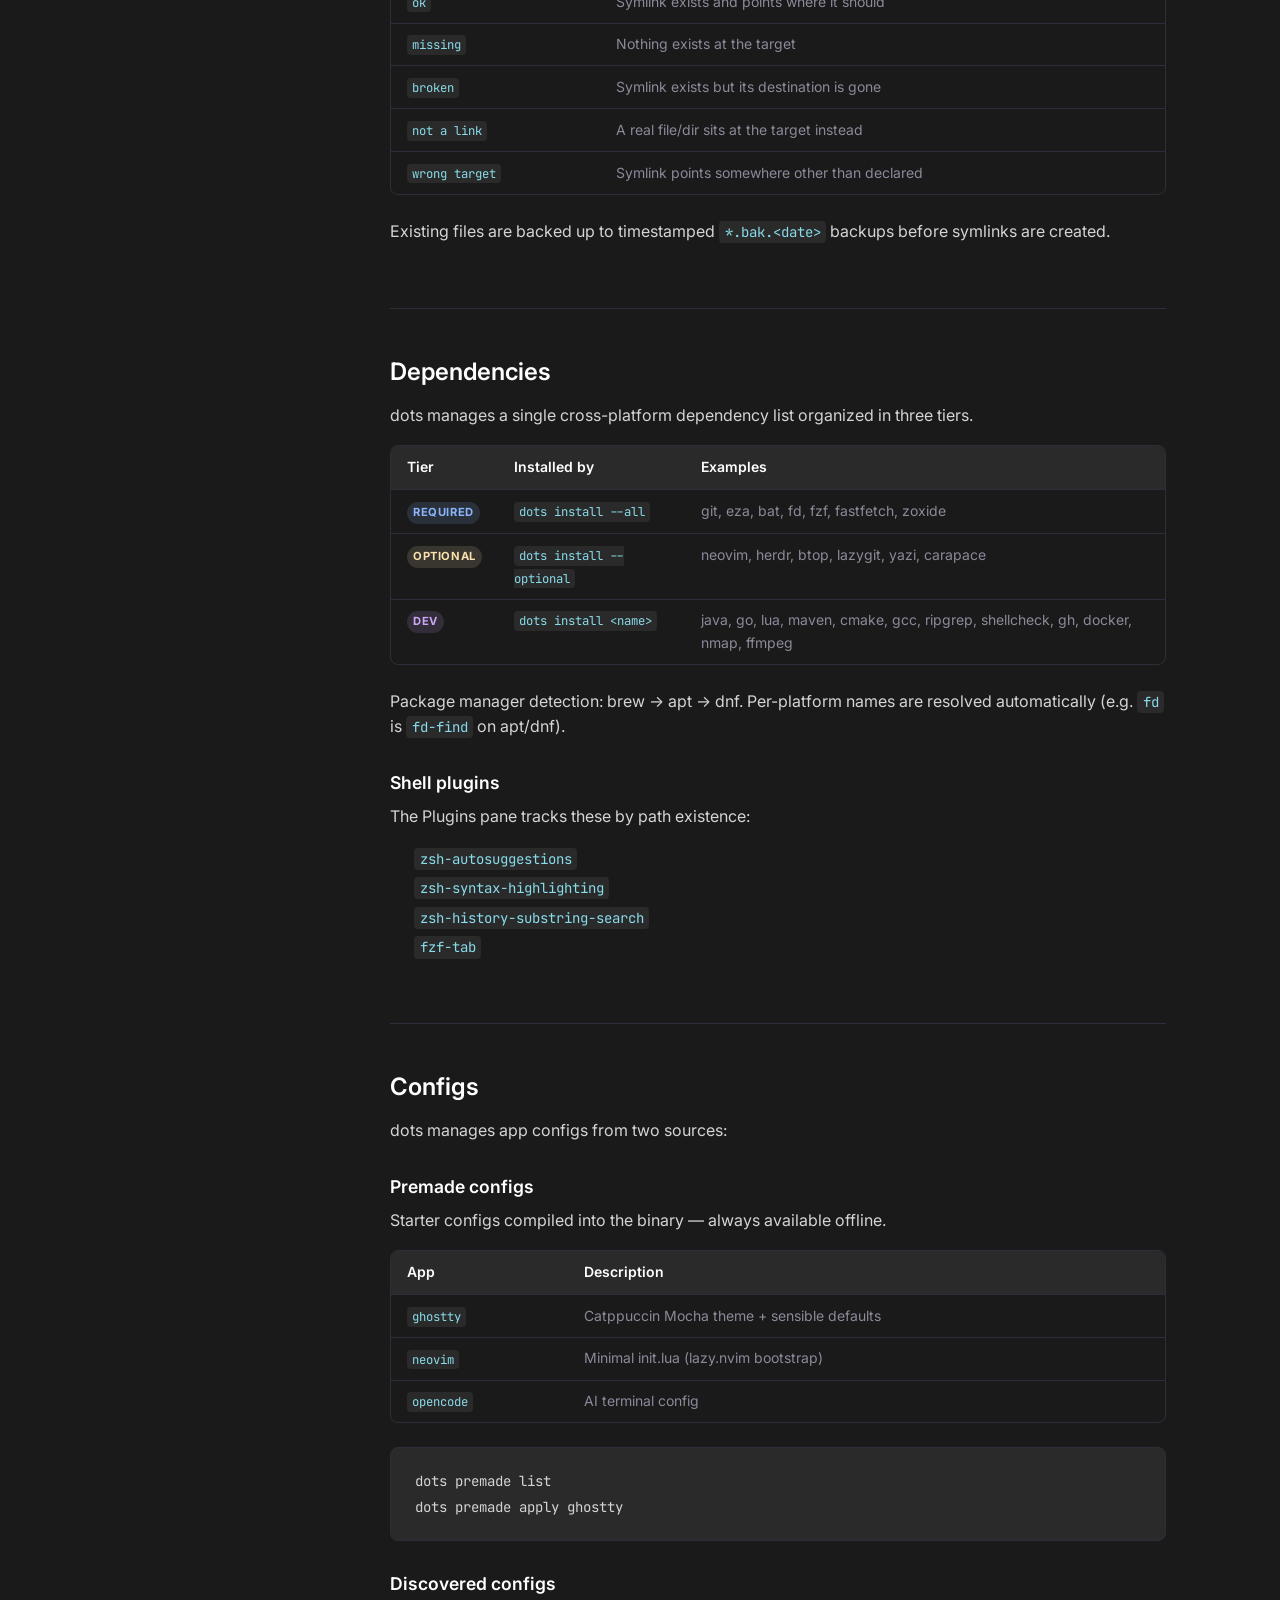
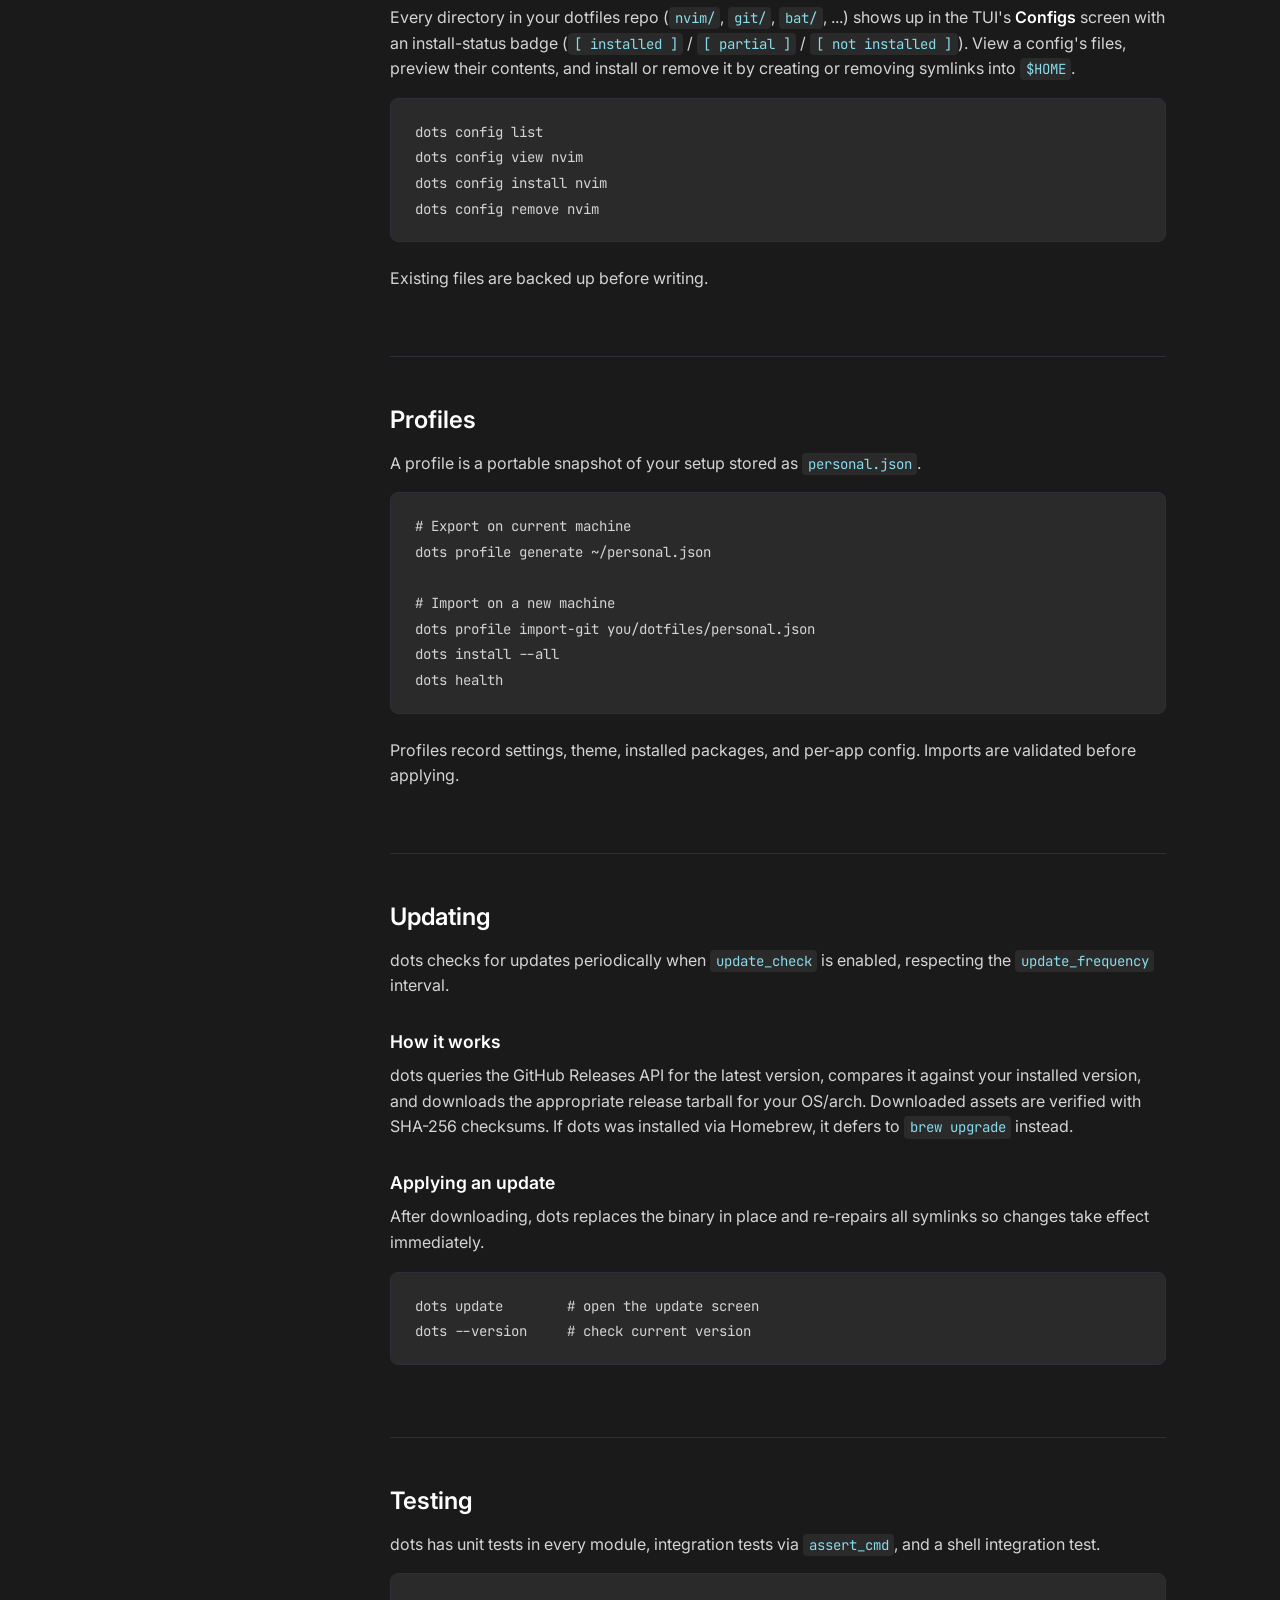
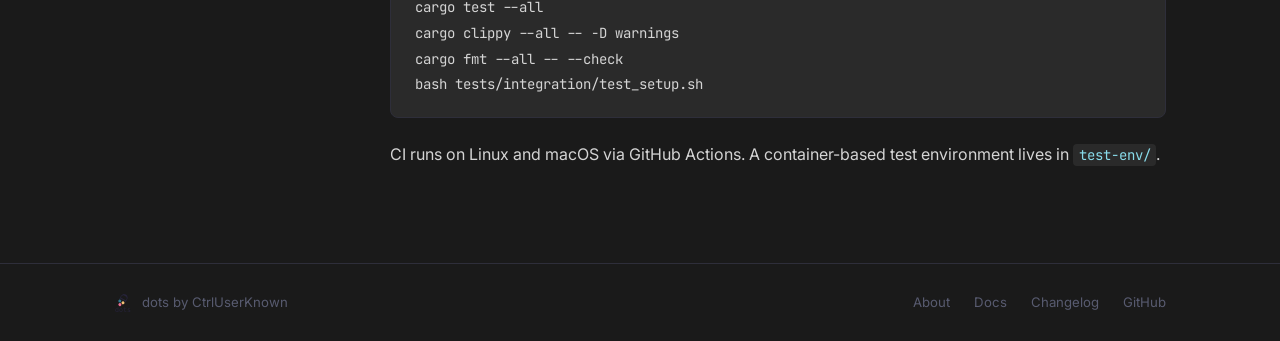
<file: docs.html>
<!DOCTYPE html>
<html lang="en">
<head>
  <meta charset="UTF-8">
  <meta name="viewport" content="width=device-width, initial-scale=1.0">
  <title>Docs — dots</title>
  <meta name="description" content="Documentation for dots: installation, usage, configuration, and more.">
  <meta name="author" content="CtrlUserKnown">

  <link rel="icon" href="img/svg/dots_icon_color.svg" type="image/svg+xml">
  <link rel="alternate icon" href="img/svg/dots_favicons_color.svg">
  <link rel="apple-touch-icon" href="img/svg/dots_favicons_color.svg">
  <link rel="manifest" href="site.webmanifest">
  <meta name="theme-color" content="#1a1a1a">

  <meta property="og:title" content="Docs — dots">
  <meta property="og:description" content="Documentation for dots: installation, usage, and configuration.">
  <meta property="og:type" content="website">
  <meta property="og:url" content="https://ctrluserknown.github.io/dots/docs.html">

  <link rel="preconnect" href="https://fonts.googleapis.com">
  <link rel="preconnect" href="https://fonts.gstatic.com" crossorigin>
  <link href="https://fonts.googleapis.com/css2?family=Inter:wght@300;400;500;600;700&family=JetBrains+Mono:wght@400;500&display=swap" rel="stylesheet">

  <link rel="stylesheet" href="css/style.css">
</head>
<body>

  <nav class="nav" role="navigation" aria-label="Main navigation">
    <div class="nav__inner">
      <a href="index.html" class="nav__logo" aria-label="dots home">
        <img src="img/svg/dots_logo_alt_color.svg" alt="dots" width="80" height="26">
      </a>
      <button class="nav__toggle" aria-label="Toggle menu" aria-expanded="false" aria-controls="nav-menu">
        <span></span>
        <span></span>
        <span></span>
      </button>
      <div class="nav__menu" id="nav-menu">
        <ul class="nav__links" role="list">
          <li><a href="index.html">Home</a></li>
          <li><a href="about.html">About</a></li>
          <li><a href="docs.html">Docs</a></li>
          <li><a href="changelog.html">Changelog</a></li>
        </ul>
        <a href="https://github.com/CtrlUserKnown/dots" class="nav__github" target="_blank" rel="noopener noreferrer" aria-label="View on GitHub">
          <svg width="15" height="15" viewBox="0 0 24 24" fill="currentColor" aria-hidden="true">
            <path d="M12 2C6.477 2 2 6.477 2 12c0 4.419 2.865 8.166 6.839 9.489.5.09.682-.218.682-.484 0-.236-.009-.866-.013-1.7-2.782.602-3.369-1.34-3.369-1.34-.455-1.157-1.11-1.465-1.11-1.465-.908-.62.069-.608.069-.608 1.003.07 1.531 1.03 1.531 1.03.892 1.529 2.341 1.088 2.91.833.091-.647.349-1.086.635-1.337-2.22-.251-4.555-1.111-4.555-4.943 0-1.091.39-1.984 1.029-2.683-.103-.252-.446-1.27.098-2.647 0 0 .84-.269 2.75 1.026A9.578 9.578 0 0 1 12 6.836c.85.004 1.705.114 2.504.336 1.909-1.294 2.747-1.026 2.747-1.026.546 1.377.203 2.394.1 2.647.64.699 1.028 1.592 1.028 2.683 0 3.842-2.339 4.687-4.566 4.935.359.309.678.919.678 1.852 0 1.336-.012 2.415-.012 2.741 0 .269.18.579.688.481C19.138 20.163 22 16.418 22 12c0-5.523-4.477-10-10-10z"/>
          </svg>
          GitHub
        </a>
      </div>
    </div>
  </nav>

  <main>
    <div class="container docs-wrap">
      <div class="docs-layout">

        <!-- Sidebar -->
        <aside class="docs-sidebar" aria-label="Documentation navigation">
          <div class="sidebar-group">
            <span class="sidebar-label">Getting started</span>
            <nav class="sidebar-nav">
              <a href="#requirements">Requirements</a>
              <a href="#installation">Installation</a>
              <a href="#project-structure">Project structure</a>
            </nav>
          </div>
          <div class="sidebar-group">
            <span class="sidebar-label">Usage</span>
            <nav class="sidebar-nav">
              <a href="#interactive-tui">Interactive TUI</a>
              <a href="#cli-reference">CLI reference</a>
              <a href="#aliases">Aliases</a>
            </nav>
          </div>
          <div class="sidebar-group">
            <span class="sidebar-label">Configuration</span>
            <nav class="sidebar-nav">
              <a href="#settings">Settings</a>
              <a href="#managing-symlinks">Managing symlinks</a>
              <a href="#dependencies">Dependencies</a>
              <a href="#premade-configs">Configs</a>
              <a href="#profiles">Profiles</a>
            </nav>
          </div>
          <div class="sidebar-group">
            <span class="sidebar-label">Other</span>
            <nav class="sidebar-nav">
              <a href="#updating">Updating</a>
              <a href="#testing">Testing</a>
            </nav>
          </div>
        </aside>

        <!-- Content -->
        <article class="docs-content">

          <section id="requirements">
            <h2>Requirements</h2>
            <p>dots runs on macOS and Linux. It's a single static binary — no runtime dependencies, no OpenSSL, no keychain.</p>
            <div class="table-wrap">
              <table>
                <thead>
                  <tr>
                    <th>Requirement</th>
                    <th>Details</th>
                  </tr>
                </thead>
                <tbody>
                  <tr><td>OS</td><td>macOS or Linux</td></tr>
                  <tr><td>Package manager</td><td>Homebrew, apt, or dnf (auto-detected)</td></tr>
                  <tr><td>git</td><td>Required for install and updates</td></tr>
                </tbody>
              </table>
            </div>
          </section>

          <section id="installation">
            <h2>Installation</h2>
            <p>Run this in your terminal to set up dots:</p>
            <pre><code>curl -fsSL https://raw.githubusercontent.com/CtrlUserKnown/dots/main/install.sh | sh</code></pre>

            <p>Or clone and build from source (requires a <a href="https://rustup.rs" target="_blank" rel="noopener noreferrer">Rust toolchain</a>):</p>
            <pre><code>git clone https://github.com/CtrlUserKnown/dots ~/.dots
cd ~/.dots
cargo build --release</code></pre>

            <h3>Installer flags</h3>
            <div class="table-wrap">
              <table>
                <thead>
                  <tr>
                    <th>Flag</th>
                    <th>Purpose</th>
                  </tr>
                </thead>
                <tbody>
                  <tr><td><code>--version &lt;tag&gt;</code></td><td>Pin to a specific release tag</td></tr>
                  <tr><td><code>--dir &lt;path&gt;</code></td><td>Install to a custom directory (default <code>~/.dots</code>)</td></tr>
                </tbody>
              </table>
            </div>

            <h3>What the installer does</h3>
            <ol>
              <li>Clones the repo to <code>~/.dots</code> (or updates it if already present)</li>
              <li>Downloads a prebuilt binary from releases, falling back to <code>cargo build --release</code></li>
              <li>Puts <code>dots</code> on your PATH via <code>~/.dots/bin</code></li>
              <li>Runs <code>dots init</code> to create default config</li>
            </ol>
          </section>

          <section id="project-structure">
            <h2>Project structure</h2>
            <p>dots is a Cargo workspace with two crates.</p>
            <div class="table-wrap">
              <table>
                <thead>
                  <tr>
                    <th>Crate</th>
                    <th>Role</th>
                  </tr>
                </thead>
                <tbody>
                  <tr><td><code>crates/dots</code></td><td>Main binary: CLI, TUI screens, installer, symlink engine, config, premade assets</td></tr>
                  <tr><td><code>crates/tui-core</code></td><td>Shared TUI chrome — header/footer/description bars, theme, flash messages</td></tr>
                </tbody>
              </table>
            </div>
            <h3>Key modules</h3>
            <div class="table-wrap">
              <table>
                <thead>
                  <tr>
                    <th>Module</th>
                    <th>Purpose</th>
                  </tr>
                </thead>
                <tbody>
                  <tr><td><code>main.rs</code></td><td>CLI parsing (clap) and command dispatch</td></tr>
                  <tr><td><code>symlinks.rs</code> / <code>links.rs</code></td><td>Symlink engine and <code>links.toml</code> manifest</td></tr>
                  <tr><td><code>packages.rs</code></td><td>Dependency table and shell plugin list</td></tr>
                  <tr><td><code>installer.rs</code></td><td>Package manager detection and premade config application</td></tr>
                  <tr><td><code>aliases.rs</code></td><td>Alias parsing, CRUD, built-in vs user sources</td></tr>
                  <tr><td><code>network.rs</code></td><td>Live network monitor for the dashboard</td></tr>
                  <tr><td><code>update.rs</code></td><td>Update checks and pulls</td></tr>
                  <tr><td><code>config/</code></td><td>Settings, personal layer, profile import/export</td></tr>
                  <tr><td><code>tui/</code></td><td>Dashboard and per-screen views</td></tr>
                </tbody>
              </table>
            </div>
          </section>

          <section id="interactive-tui">
            <h2>Interactive TUI</h2>
            <p>Run <code>dots</code> with no arguments to open the interactive terminal UI. It's built on ratatui with shared chrome provided by the <code>tui-core</code> crate.</p>

            <h3>Dashboard</h3>
            <p>The main screen is a 2-column grid of 6 panes:</p>
            <div class="table-wrap">
              <table>
                <thead>
                  <tr>
                    <th>Pane</th>
                    <th>Shows</th>
                    <th>Drills into</th>
                  </tr>
                </thead>
                <tbody>
                  <tr><td>Symlinks</td><td>Link status (ok / missing / broken / wrong target)</td><td>Health</td></tr>
                  <tr><td>Tools</td><td>Dependencies installed vs missing</td><td>Health</td></tr>
                  <tr><td>Plugins</td><td>Shell plugin status</td><td>Health</td></tr>
                  <tr><td>Configs</td><td>Premade app config state</td><td>Health</td></tr>
                  <tr><td>Update</td><td>Newer version available?</td><td>Update</td></tr>
                  <tr><td>Network</td><td>Live network status (latency, name, DNS, VPN)</td><td>Informational</td></tr>
                </tbody>
              </table>
            </div>

            <h3>Screens</h3>
            <ul>
              <li><strong>Health</strong> — detailed view behind Symlinks / Tools / Plugins / Configs; repair links and install missing tools</li>
              <li><strong>Aliases</strong> — browse built-in and user aliases; add, edit, or remove your own</li>
              <li><strong>Profile</strong> — export/import your personal configuration</li>
              <li><strong>Theme</strong> — pick a Ghostty theme from installed themes</li>
              <li><strong>Settings</strong> — toggle update checks, greeting, developer mode, set update frequency</li>
              <li><strong>Update</strong> — check for and apply updates</li>
            </ul>

            <h3>Navigation</h3>
            <div class="table-wrap">
              <table>
                <thead>
                  <tr>
                    <th>Input</th>
                    <th>Action</th>
                  </tr>
                </thead>
                <tbody>
                  <tr><td><code>hjkl</code> / arrow keys</td><td>Move focus</td></tr>
                  <tr><td><code>Enter</code></td><td>Select / drill into pane</td></tr>
                  <tr><td><code>Esc</code></td><td>Go back</td></tr>
                  <tr><td><code>q</code></td><td>Quit</td></tr>
                  <tr><td><code>1</code>-<code>4</code></td><td>Open Aliases / Profile / Theme / Settings</td></tr>
                  <tr><td><code>Ctrl+C</code></td><td>Quit (any screen)</td></tr>
                  <tr><td>Scroll wheel</td><td>Vertical navigation</td></tr>
                  <tr><td>Left-click</td><td>Focus and open dashboard pane</td></tr>
                </tbody>
              </table>
            </div>
          </section>

          <section id="cli-reference">
            <h2>CLI reference</h2>
            <p>Every TUI action is also available as a subcommand.</p>
            <div class="table-wrap">
              <table>
                <thead>
                  <tr>
                    <th>Command</th>
                    <th>Description</th>
                  </tr>
                </thead>
                <tbody>
                  <tr><td><code>dots health [--fix]</code></td><td>Check and repair all declared symlinks, tools, and plugins</td></tr>
                  <tr><td><code>dots update</code></td><td>Open update screen</td></tr>
                  <tr><td><code>dots install &lt;name&gt;</code></td><td>Install a single dependency</td></tr>
                  <tr><td><code>dots install --all</code></td><td>Install all missing Required dependencies</td></tr>
                  <tr><td><code>dots install --optional</code></td><td>Install all missing Optional dependencies</td></tr>
                  <tr><td><code>dots aliases list</code></td><td>List all aliases (built-in + user)</td></tr>
                  <tr><td><code>dots aliases add &lt;name&gt; &lt;value&gt;</code></td><td>Add a user alias</td></tr>
                  <tr><td><code>dots aliases remove &lt;name&gt;</code></td><td>Remove a user alias</td></tr>
                  <tr><td><code>dots premade list</code></td><td>List available premade configs</td></tr>
                  <tr><td><code>dots premade apply &lt;app&gt;</code></td><td>Apply a bundled config</td></tr>
                  <tr><td><code>dots premade remove &lt;app&gt;</code></td><td>Remove a bundled config</td></tr>
                  <tr><td><code>dots config list</code></td><td>List discovered configs from your dotfiles repo</td></tr>
                  <tr><td><code>dots config view &lt;name&gt;</code></td><td>View a config's files and preview contents</td></tr>
                  <tr><td><code>dots config install &lt;name&gt;</code></td><td>Install a config (create symlinks into <code>$HOME</code>)</td></tr>
                  <tr><td><code>dots config remove &lt;name&gt;</code></td><td>Remove a config (remove symlinks)</td></tr>
                  <tr><td><code>dots link add &lt;source&gt; &lt;target&gt;</code></td><td>Adopt a file/dir and symlink it</td></tr>
                  <tr><td><code>dots link list</code></td><td>List declared links and their status</td></tr>
                  <tr><td><code>dots link apply</code></td><td>Create or repair all declared links</td></tr>
                  <tr><td><code>dots link remove &lt;target&gt;</code></td><td>Remove a declared link</td></tr>
                  <tr><td><code>dots profile generate [path]</code></td><td>Export your setup to <code>personal.json</code></td></tr>
                  <tr><td><code>dots profile import &lt;path&gt;</code></td><td>Import a <code>personal.json</code> from a local file</td></tr>
                  <tr><td><code>dots profile import-git &lt;spec&gt;</code></td><td>Import from GitHub (<code>user/repo/path/to/file.json</code>)</td></tr>
                  <tr><td><code>dots init [--quiet]</code></td><td>Initialize config (idempotent)</td></tr>
                  <tr><td><code>dots --version</code></td><td>Print version</td></tr>
                </tbody>
              </table>
            </div>
          </section>

          <section id="aliases">
            <h2>Aliases</h2>
            <p>dots manages shell aliases from two sources:</p>
            <ul>
              <li><strong>Built-in</strong> — compiled into the binary (read-only)</li>
              <li><strong>User</strong> — defined in <code>~/.personal/aliases.zsh</code> (read/write)</li>
            </ul>
            <p>User aliases are sourced after built-in ones so your definitions win. Manage them from the TUI Aliases screen or the CLI.</p>
          </section>

          <section id="settings">
            <h2>Settings</h2>
            <p>Settings live in <code>~/.dots/settings.toml</code> under a <code>[dots]</code> table. Edit directly or manage from the TUI Settings screen.</p>
            <div class="table-wrap">
              <table>
                <thead>
                  <tr>
                    <th>Key</th>
                    <th>Type</th>
                    <th>Default</th>
                    <th>Description</th>
                  </tr>
                </thead>
                <tbody>
                  <tr><td><code>update_check</code></td><td>bool</td><td><code>true</code></td><td>Enable/disable periodic update checks</td></tr>
                  <tr><td><code>update_frequency</code></td><td>int (minutes)</td><td><code>1440</code></td><td>How often to check (1440 = daily)</td></tr>
                  <tr><td><code>greeting</code></td><td>bool</td><td><code>true</code></td><td>Show the greeting banner</td></tr>
                  <tr><td><code>theme</code></td><td>string</td><td><code>""</code></td><td>Selected theme name</td></tr>
                </tbody>
              </table>
            </div>
            <p>Unknown keys are ignored and missing keys fall back to defaults. A malformed file logs a warning and falls back to defaults.</p>

            <h3>The <code>~/.personal</code> overlay</h3>
            <p><code>~/.personal/config.toml</code> uses the same schema. Any keys it sets override the base settings — useful for per-machine tweaks.</p>
          </section>

          <section id="managing-symlinks">
            <h2>Managing symlinks</h2>
            <p>Declare which files should be symlinked in <code>~/.dots/links.toml</code>, and dots creates and repairs them.</p>

            <h3>Explicit links</h3>
            <pre><code>[[link]]
source = "~/dotfiles/starship.toml"
target = "~/.config/starship.toml"</code></pre>

            <h3>Stow-style folding</h3>
            <p>Mirror package subdirectories of <code>dir</code> into <code>target</code>, GNU Stow style.</p>
            <pre><code>[stow]
dir      = "~/dotfiles"
target   = "~"
packages = ["nvim", "git"]
ignore   = [".DS_Store", "*.bak", "README.md"]</code></pre>

            <h3>Link statuses</h3>
            <div class="table-wrap">
              <table>
                <thead>
                  <tr>
                    <th>Status</th>
                    <th>Meaning</th>
                  </tr>
                </thead>
                <tbody>
                  <tr><td><code>ok</code></td><td>Symlink exists and points where it should</td></tr>
                  <tr><td><code>missing</code></td><td>Nothing exists at the target</td></tr>
                  <tr><td><code>broken</code></td><td>Symlink exists but its destination is gone</td></tr>
                  <tr><td><code>not a link</code></td><td>A real file/dir sits at the target instead</td></tr>
                  <tr><td><code>wrong target</code></td><td>Symlink points somewhere other than declared</td></tr>
                </tbody>
              </table>
            </div>
            <p>Existing files are backed up to timestamped <code>*.bak.&lt;date&gt;</code> backups before symlinks are created.</p>
          </section>

          <section id="dependencies">
            <h2>Dependencies</h2>
            <p>dots manages a single cross-platform dependency list organized in three tiers.</p>
            <div class="table-wrap">
              <table>
                <thead>
                  <tr>
                    <th>Tier</th>
                    <th>Installed by</th>
                    <th>Examples</th>
                  </tr>
                </thead>
                <tbody>
                  <tr>
                    <td><span class="badge badge-blue">Required</span></td>
                    <td><code>dots install --all</code></td>
                    <td>git, eza, bat, fd, fzf, fastfetch, zoxide</td>
                  </tr>
                  <tr>
                    <td><span class="badge badge-yellow">Optional</span></td>
                    <td><code>dots install --optional</code></td>
                    <td>neovim, herdr, btop, lazygit, yazi, carapace</td>
                  </tr>
                  <tr>
                    <td><span class="badge badge-purple">Dev</span></td>
                    <td><code>dots install &lt;name&gt;</code></td>
                    <td>java, go, lua, maven, cmake, gcc, ripgrep, shellcheck, gh, docker, nmap, ffmpeg</td>
                  </tr>
                </tbody>
              </table>
            </div>
            <p>Package manager detection: brew → apt → dnf. Per-platform names are resolved automatically (e.g. <code>fd</code> is <code>fd-find</code> on apt/dnf).</p>

            <h3>Shell plugins</h3>
            <p>The Plugins pane tracks these by path existence:</p>
            <ul>
              <li><code>zsh-autosuggestions</code></li>
              <li><code>zsh-syntax-highlighting</code></li>
              <li><code>zsh-history-substring-search</code></li>
              <li><code>fzf-tab</code></li>
            </ul>
          </section>

          <section id="premade-configs">
            <h2>Configs</h2>
            <p>dots manages app configs from two sources:</p>

            <h3>Premade configs</h3>
            <p>Starter configs compiled into the binary — always available offline.</p>
            <div class="table-wrap">
              <table>
                <thead>
                  <tr>
                    <th>App</th>
                    <th>Description</th>
                  </tr>
                </thead>
                <tbody>
                  <tr><td><code>ghostty</code></td><td>Catppuccin Mocha theme + sensible defaults</td></tr>
                  <tr><td><code>neovim</code></td><td>Minimal init.lua (lazy.nvim bootstrap)</td></tr>
                  <tr><td><code>opencode</code></td><td>AI terminal config</td></tr>
                </tbody>
              </table>
            </div>
            <pre><code>dots premade list
dots premade apply ghostty</code></pre>

            <h3>Discovered configs</h3>
            <p>Every directory in your dotfiles repo (<code>nvim/</code>, <code>git/</code>, <code>bat/</code>, ...) shows up in the TUI's <strong>Configs</strong> screen with an install-status badge (<code>[ installed ]</code> / <code>[ partial ]</code> / <code>[ not installed ]</code>). View a config's files, preview their contents, and install or remove it by creating or removing symlinks into <code>$HOME</code>.</p>
            <pre><code>dots config list
dots config view nvim
dots config install nvim
dots config remove nvim</code></pre>
            <p>Existing files are backed up before writing.</p>
          </section>

          <section id="profiles">
            <h2>Profiles</h2>
            <p>A profile is a portable snapshot of your setup stored as <code>personal.json</code>.</p>
            <pre><code># Export on current machine
dots profile generate ~/personal.json

# Import on a new machine
dots profile import-git you/dotfiles/personal.json
dots install --all
dots health</code></pre>
            <p>Profiles record settings, theme, installed packages, and per-app config. Imports are validated before applying.</p>
          </section>

          <section id="updating">
            <h2>Updating</h2>
            <p>dots checks for updates periodically when <code>update_check</code> is enabled, respecting the <code>update_frequency</code> interval.</p>

            <h3>How it works</h3>
            <p>dots queries the GitHub Releases API for the latest version, compares it against your installed version, and downloads the appropriate release tarball for your OS/arch. Downloaded assets are verified with SHA-256 checksums. If dots was installed via Homebrew, it defers to <code>brew upgrade</code> instead.</p>

            <h3>Applying an update</h3>
            <p>After downloading, dots replaces the binary in place and re-repairs all symlinks so changes take effect immediately.</p>
            <pre><code>dots update        # open the update screen
dots --version     # check current version</code></pre>
          </section>

          <section id="testing">
            <h2>Testing</h2>
            <p>dots has unit tests in every module, integration tests via <code>assert_cmd</code>, and a shell integration test.</p>
            <pre><code>cargo test --all
cargo clippy --all -- -D warnings
cargo fmt --all -- --check
bash tests/integration/test_setup.sh</code></pre>
            <p>CI runs on Linux and macOS via GitHub Actions. A container-based test environment lives in <code>test-env/</code>.</p>
          </section>

        </article>
      </div>
    </div>
  </main>

  <footer class="footer" role="contentinfo">
    <div class="container">
      <div class="footer__inner">
        <div class="footer__brand">
          <img src="img/svg/dots_icon_color.svg" alt="" aria-hidden="true" width="18" height="18">
          <span class="footer__copy">dots by CtrlUserKnown</span>
        </div>
        <nav class="footer__nav" aria-label="Footer navigation">
          <a href="about.html">About</a>
          <a href="docs.html">Docs</a>
          <a href="changelog.html">Changelog</a>
          <a href="https://github.com/CtrlUserKnown/dots" target="_blank" rel="noopener noreferrer">GitHub</a>
        </nav>
      </div>
    </div>
  </footer>

  <script src="js/nav.js"></script>
  <script src="js/docs.js"></script>

</body>
</html>
</file>
<file: css/style.css>
@import url('https://fonts.googleapis.com/css2?family=Inter:wght@300;400;500;600;700&family=JetBrains+Mono:wght@400;500&display=swap');

/* ============================================================
   CSS Custom Properties — noir-cat theme
   ============================================================ */
:root {
  --bg:            #1a1a1a;
  --bg-surface:    #212121;
  --bg-overlay:    #2a2a2a;
  --bg-selection:  #313244;
  --fg:            #d4d4d4;
  --fg-muted:      #8a8a9a;
  --fg-subtle:     #585b70;
  --border:        #2e2e3a;

  --blue:   #89b4fa;
  --purple: #cba6f7;
  --green:  #a6e3a1;
  --red:    #f38ba8;
  --yellow: #f9e2af;
  --cyan:   #89dceb;

  --accent: var(--blue);

  --nav-height:    60px;
  --container-max: 1100px;
  --radius:        8px;
  --radius-sm:     4px;
  --transition:    0.18s ease;
}

/* ============================================================
   Reset & Base
   ============================================================ */
*, *::before, *::after {
  box-sizing: border-box;
  margin: 0;
  padding: 0;
}

html {
  scroll-behavior: smooth;
  font-size: 16px;
}

body {
  font-family: 'Inter', system-ui, -apple-system, BlinkMacSystemFont, 'Segoe UI', sans-serif;
  background-color: var(--bg);
  color: var(--fg);
  line-height: 1.6;
  -webkit-font-smoothing: antialiased;
  -moz-osx-font-smoothing: grayscale;
}

a {
  color: var(--accent);
  text-decoration: none;
  transition: color var(--transition), opacity var(--transition);
}

a:hover { opacity: 0.8; }

img { max-width: 100%; height: auto; display: block; }

ul { list-style: none; }

button { font-family: inherit; }

/* ============================================================
   Typography
   ============================================================ */
h1, h2, h3, h4, h5, h6 {
  color: #ffffff;
  line-height: 1.25;
  font-weight: 600;
}

h1 { font-size: clamp(1.75rem, 4vw, 2.6rem); }
h2 { font-size: clamp(1.35rem, 3vw, 1.85rem); }
h3 { font-size: clamp(1.05rem, 2vw, 1.3rem); }
h4 { font-size: 1.05rem; }

p { color: var(--fg); margin-bottom: 1rem; }

p:last-child { margin-bottom: 0; }

strong { color: #fff; font-weight: 600; }

code, kbd, pre {
  font-family: 'JetBrains Mono', 'Fira Code', 'Cascadia Code', Consolas, monospace;
}

code {
  background: var(--bg-overlay);
  color: var(--cyan);
  padding: 0.15em 0.4em;
  border-radius: var(--radius-sm);
  font-size: 0.875em;
}

pre {
  background: var(--bg-overlay);
  border: 1px solid var(--border);
  border-radius: var(--radius);
  padding: 1.25rem 1.5rem;
  overflow-x: auto;
  margin-bottom: 1.5rem;
}

pre code {
  background: none;
  padding: 0;
  color: var(--fg);
  font-size: 0.875rem;
  line-height: 1.75;
}

/* ============================================================
   Layout
   ============================================================ */
.container {
  max-width: var(--container-max);
  margin: 0 auto;
  padding: 0 1.5rem;
}

.section { padding: 5rem 0; }
.section-sm { padding: 3rem 0; }

/* ============================================================
   Navigation
   ============================================================ */
.nav {
  position: fixed;
  top: 0;
  left: 0;
  right: 0;
  height: var(--nav-height);
  background: rgba(26, 26, 26, 0.9);
  backdrop-filter: blur(14px);
  -webkit-backdrop-filter: blur(14px);
  border-bottom: 1px solid var(--border);
  z-index: 200;
  display: flex;
  align-items: center;
}

.nav__inner {
  width: 100%;
  max-width: var(--container-max);
  margin: 0 auto;
  padding: 0 1.5rem;
  display: flex;
  align-items: center;
  justify-content: space-between;
  gap: 2rem;
}

.nav__logo {
  display: flex;
  align-items: center;
  flex-shrink: 0;
}

.nav__logo img {
  height: 26px;
  width: auto;
}

.nav__menu {
  display: flex;
  align-items: center;
  gap: 0.5rem;
}

.nav__links {
  display: flex;
  align-items: center;
  gap: 0.15rem;
}

.nav__links li { list-style: none; }

.nav__links a {
  color: var(--fg-muted);
  font-size: 0.875rem;
  font-weight: 500;
  padding: 0.4rem 0.7rem;
  border-radius: var(--radius-sm);
  transition: color var(--transition), background var(--transition);
  display: block;
}

.nav__links a:hover,
.nav__links a.active {
  color: var(--fg);
  background: var(--bg-overlay);
  opacity: 1;
}

.nav__github {
  display: inline-flex;
  align-items: center;
  gap: 0.4rem;
  color: var(--fg);
  background: var(--bg-overlay);
  border: 1px solid var(--border);
  padding: 0.38rem 0.85rem;
  border-radius: 6px;
  font-size: 0.82rem;
  font-weight: 500;
  margin-left: 0.5rem;
  transition: border-color var(--transition), background var(--transition);
  flex-shrink: 0;
}

.nav__github:hover {
  border-color: var(--accent);
  background: var(--bg-selection);
  opacity: 1;
  color: var(--fg);
}

/* Hamburger toggle */
.nav__toggle {
  display: none;
  flex-direction: column;
  justify-content: center;
  gap: 5px;
  background: none;
  border: none;
  cursor: pointer;
  padding: 6px;
  border-radius: var(--radius-sm);
}

.nav__toggle span {
  display: block;
  width: 20px;
  height: 2px;
  background: var(--fg);
  border-radius: 2px;
  transition: transform 0.22s ease, opacity 0.22s ease;
  transform-origin: center;
}

.nav__toggle[aria-expanded="true"] span:nth-child(1) {
  transform: translateY(7px) rotate(45deg);
}
.nav__toggle[aria-expanded="true"] span:nth-child(2) {
  opacity: 0;
  transform: scaleX(0);
}
.nav__toggle[aria-expanded="true"] span:nth-child(3) {
  transform: translateY(-7px) rotate(-45deg);
}

/* ============================================================
   Page header (inner pages)
   ============================================================ */
.page-header {
  padding-top: calc(var(--nav-height) + 3.5rem);
  padding-bottom: 2.5rem;
  border-bottom: 1px solid var(--border);
  margin-bottom: 3rem;
}

.page-header h1 { margin-bottom: 0.5rem; }

.page-header .lead {
  color: var(--fg-muted);
  font-size: 1.05rem;
  max-width: 560px;
}

/* ============================================================
   Hero
   ============================================================ */
.hero {
  min-height: 100vh;
  display: flex;
  align-items: center;
  padding: calc(var(--nav-height) + 2rem) 0 4rem;
  position: relative;
  overflow: hidden;
}

.hero::before {
  content: '';
  position: absolute;
  top: 25%;
  left: 50%;
  transform: translateX(-50%);
  width: 700px;
  height: 450px;
  background: radial-gradient(ellipse at center, rgba(137, 180, 250, 0.055) 0%, transparent 68%);
  pointer-events: none;
}

.hero__content {
  text-align: center;
  max-width: 680px;
  margin: 0 auto;
  position: relative;
}

.hero__logo {
  height: 180px;
  width: auto;
  margin: 0 auto 1.5rem;
}

.hero__name {
  font-family: 'JetBrains Mono', monospace;
  font-size: clamp(1.75rem, 4vw, 3.4rem);
  font-weight: 500;
  color: #E0DEF4;
  letter-spacing: 0.04em;
  margin-bottom: 1.5rem;
}

.hero h1 {
  font-size: clamp(1.1rem, 2.2vw, 1.6rem);
  margin-bottom: 1rem;
  letter-spacing: -0.01em;
  font-weight: 400;
  color: var(--fg-muted);
}

.hero__tagline {
  font-size: 1.2rem;
  color: var(--fg-muted);
  margin-bottom: 2rem;
  max-width: 520px;
  margin-left: auto;
  margin-right: auto;
}

.hero__install {
  background: var(--bg-surface);
  border: 1px solid var(--border);
  border-radius: var(--radius);
  padding: 0.85rem 1rem 0.85rem 1.25rem;
  display: flex;
  align-items: center;
  gap: 0.75rem;
  margin-bottom: 2rem;
  max-width: 600px;
  margin-left: auto;
  margin-right: auto;
  text-align: left;
}

.hero__install-prompt {
  color: var(--green);
  font-family: 'JetBrains Mono', monospace;
  font-size: 0.82rem;
  user-select: none;
  flex-shrink: 0;
}

.hero__install code {
  background: none;
  color: var(--fg);
  padding: 0;
  font-size: 0.8rem;
  flex: 1;
  overflow: hidden;
  text-overflow: ellipsis;
  white-space: nowrap;
}

.hero__install-copy {
  background: none;
  border: 1px solid var(--border);
  border-radius: var(--radius-sm);
  color: var(--fg-muted);
  cursor: pointer;
  padding: 0.25rem 0.6rem;
  font-size: 0.75rem;
  transition: color var(--transition), border-color var(--transition);
  white-space: nowrap;
  flex-shrink: 0;
}

.hero__install-copy:hover {
  color: var(--accent);
  border-color: var(--accent);
}

.hero__actions {
  display: flex;
  gap: 0.75rem;
  justify-content: center;
  flex-wrap: wrap;
}

/* ============================================================
   Terminal window
   ============================================================ */
.term-window {
  border-radius: 10px;
  overflow: hidden;
  border: 1px solid rgba(255, 255, 255, 0.07);
  box-shadow: 0 24px 64px rgba(0, 0, 0, 0.55);
}

.term-bar {
  background: #252525;
  border-bottom: 1px solid rgba(0, 0, 0, 0.35);
  padding: 0.6rem 1rem;
  display: flex;
  align-items: center;
  gap: 0.45rem;
  position: relative;
}

.term-dot {
  width: 12px;
  height: 12px;
  border-radius: 50%;
  flex-shrink: 0;
}

.term-dot--red    { background: #ff5f57; }
.term-dot--yellow { background: #ffbd2e; }
.term-dot--green  { background: #28c941; }

.term-title {
  position: absolute;
  left: 50%;
  transform: translateX(-50%);
  font-family: 'JetBrains Mono', monospace;
  font-size: 0.7rem;
  color: #606060;
  pointer-events: none;
  white-space: nowrap;
}

/* Hero terminal */
.hero__term {
  background: #0e0e0e;
  max-width: 640px;
  margin: 0 auto 2rem;
}

.hero__term .term-body {
  padding: 2.5rem 2.5rem 2rem;
}

.hero__term .hero__install {
  margin-bottom: 0;
  background: rgba(255, 255, 255, 0.03);
  border-color: rgba(255, 255, 255, 0.07);
}

/* ============================================================
   Buttons
   ============================================================ */
.btn {
  display: inline-flex;
  align-items: center;
  gap: 0.4rem;
  padding: 0.6rem 1.25rem;
  border-radius: var(--radius);
  font-weight: 500;
  font-size: 0.9rem;
  transition: all var(--transition);
  cursor: pointer;
  border: 1px solid transparent;
  text-decoration: none;
  line-height: 1;
}

.btn-primary {
  background: var(--accent);
  color: #0a0e17;
  border-color: var(--accent);
}

.btn-primary:hover {
  opacity: 0.85;
  color: #0a0e17;
}

.btn-secondary {
  background: transparent;
  color: var(--fg);
  border-color: var(--border);
}

.btn-secondary:hover {
  background: var(--bg-overlay);
  border-color: var(--fg-muted);
  opacity: 1;
  color: var(--fg);
}

/* ============================================================
   Section titles
   ============================================================ */
.section-heading {
  text-align: center;
  margin-bottom: 0.6rem;
}

.section-sub {
  text-align: center;
  color: var(--fg-muted);
  margin-bottom: 3rem;
  font-size: 1rem;
}

/* ============================================================
   Grids
   ============================================================ */
.grid-2 {
  display: grid;
  grid-template-columns: repeat(2, 1fr);
  gap: 1rem;
}

.grid-3 {
  display: grid;
  grid-template-columns: repeat(3, 1fr);
  gap: 1rem;
}

/* ============================================================
   Feature cards
   ============================================================ */
.card {
  background: var(--bg-surface);
  border: 1px solid var(--border);
  border-radius: var(--radius);
  padding: 1.5rem;
  transition: border-color var(--transition), background var(--transition);
}

.card:hover {
  border-color: var(--fg-subtle);
  background: #242424;
}

.card__icon {
  width: 38px;
  height: 38px;
  border-radius: 7px;
  display: flex;
  align-items: center;
  justify-content: center;
  margin-bottom: 1rem;
  flex-shrink: 0;
}

.card__icon--blue   { background: rgba(137, 180, 250, 0.1); }
.card__icon--purple { background: rgba(203, 166, 247, 0.1); }
.card__icon--green  { background: rgba(166, 227, 161, 0.1); }
.card__icon--yellow { background: rgba(249, 226, 175, 0.1); }
.card__icon--red    { background: rgba(243, 139, 168, 0.1); }
.card__icon--cyan   { background: rgba(137, 220, 235, 0.1); }

.card h3 {
  font-size: 0.95rem;
  font-weight: 600;
  margin-bottom: 0.45rem;
}

.card p {
  color: var(--fg-muted);
  font-size: 0.875rem;
  line-height: 1.55;
  margin: 0;
}

/* ============================================================
   Tool list (home stack section)
   ============================================================ */
.tool-list {
  max-width: 620px;
  margin: 0 auto;
}

.tool-item {
  display: flex;
  align-items: baseline;
  gap: 1.25rem;
  padding: 0.9rem 0;
  border-bottom: 1px solid var(--border);
}

.tool-item:last-child { border-bottom: none; }

.tool-name {
  font-family: 'JetBrains Mono', monospace;
  color: var(--accent);
  font-size: 0.875rem;
  font-weight: 500;
  min-width: 110px;
  flex-shrink: 0;
}

.tool-desc {
  color: var(--fg-muted);
  font-size: 0.875rem;
}

/* ============================================================
   CTA block
   ============================================================ */
.cta-block {
  background: var(--bg-surface);
  border: 1px solid var(--border);
  border-radius: var(--radius);
  padding: 3rem 2.5rem;
  text-align: center;
  margin: 2rem 0 5rem;
}

.cta-block h2 { margin-bottom: 0.65rem; }

.cta-block p {
  color: var(--fg-muted);
  margin-bottom: 1.75rem;
}

/* ============================================================
   Docs layout
   ============================================================ */
.docs-wrap {
  padding-top: calc(var(--nav-height) + 2.5rem);
  padding-bottom: 5rem;
}

.docs-layout {
  display: grid;
  grid-template-columns: 220px 1fr;
  gap: 3.5rem;
  align-items: start;
}

/* Sidebar */
.docs-sidebar {
  position: sticky;
  top: calc(var(--nav-height) + 1.5rem);
  max-height: calc(100vh - var(--nav-height) - 2rem);
  overflow-y: auto;
}

.sidebar-group { margin-bottom: 1.75rem; }

.sidebar-group:last-child { margin-bottom: 0; }

.sidebar-label {
  font-size: 0.68rem;
  font-weight: 600;
  text-transform: uppercase;
  letter-spacing: 0.1em;
  color: var(--fg-subtle);
  padding: 0 0.6rem;
  margin-bottom: 0.4rem;
  display: block;
}

.sidebar-nav {
  display: flex;
  flex-direction: column;
  gap: 1px;
}

.sidebar-nav a {
  display: block;
  color: var(--fg-muted);
  font-size: 0.85rem;
  padding: 0.38rem 0.6rem;
  border-radius: var(--radius-sm);
  border-left: 2px solid transparent;
  transition: color var(--transition), background var(--transition), border-color var(--transition);
}

.sidebar-nav a:hover {
  color: var(--fg);
  background: var(--bg-overlay);
  opacity: 1;
}

.sidebar-nav a.active {
  color: var(--accent);
  border-left-color: var(--accent);
  background: rgba(137, 180, 250, 0.07);
  opacity: 1;
}

/* Docs content */
.docs-content section {
  scroll-margin-top: calc(var(--nav-height) + 1.75rem);
  padding-bottom: 3rem;
  border-bottom: 1px solid var(--border);
  margin-bottom: 3rem;
}

.docs-content section:last-child {
  border-bottom: none;
  padding-bottom: 0;
  margin-bottom: 0;
}

.docs-content h2 {
  margin-bottom: 1rem;
  font-size: 1.5rem;
}

.docs-content h3 {
  margin-top: 2rem;
  margin-bottom: 0.65rem;
  font-size: 1.1rem;
}

.docs-content h4 {
  margin-top: 1.5rem;
  margin-bottom: 0.5rem;
  color: var(--fg-muted);
  font-weight: 500;
}

.docs-content p { margin-bottom: 1rem; }

.docs-content ul,
.docs-content ol {
  color: var(--fg);
  padding-left: 1.5rem;
  margin-bottom: 1rem;
}

.docs-content li { margin-bottom: 0.3rem; line-height: 1.55; }

.docs-content li p { margin: 0; }

/* ============================================================
   Tables
   ============================================================ */
.table-wrap {
  overflow-x: auto;
  margin-bottom: 1.5rem;
  border-radius: var(--radius);
  border: 1px solid var(--border);
}

table {
  width: 100%;
  border-collapse: collapse;
  font-size: 0.875rem;
}

th {
  background: var(--bg-overlay);
  color: #fff;
  font-weight: 600;
  text-align: left;
  padding: 0.65rem 1rem;
  border-bottom: 1px solid var(--border);
  white-space: nowrap;
}

td {
  padding: 0.6rem 1rem;
  border-bottom: 1px solid var(--border);
  color: var(--fg-muted);
  vertical-align: top;
}

tr:last-child td { border-bottom: none; }

tr:hover td {
  background: rgba(255,255,255,0.02);
  color: var(--fg);
}

/* ============================================================
   Badges
   ============================================================ */
.badge {
  display: inline-block;
  padding: 0.18em 0.55em;
  border-radius: 99px;
  font-size: 0.7rem;
  font-weight: 700;
  text-transform: uppercase;
  letter-spacing: 0.05em;
}

.badge-blue   { background: rgba(137, 180, 250, 0.14); color: var(--blue); }
.badge-green  { background: rgba(166, 227, 161, 0.14); color: var(--green); }
.badge-yellow { background: rgba(249, 226, 175, 0.14); color: var(--yellow); }
.badge-red    { background: rgba(243, 139, 168, 0.14); color: var(--red); }
.badge-purple { background: rgba(203, 166, 247, 0.14); color: var(--purple); }
.badge-cyan   { background: rgba(137, 220, 235, 0.14); color: var(--cyan); }

/* ============================================================
   Callout
   ============================================================ */
.callout {
  background: rgba(137, 180, 250, 0.05);
  border: 1px solid rgba(137, 180, 250, 0.2);
  border-left: 3px solid var(--accent);
  border-radius: 0 var(--radius) var(--radius) 0;
  padding: 0.85rem 1.1rem;
  margin-bottom: 1.5rem;
}

.callout p { margin: 0; font-size: 0.9rem; color: var(--fg); }

.callout.warn {
  background: rgba(249, 226, 175, 0.05);
  border-color: rgba(249, 226, 175, 0.2);
  border-left-color: var(--yellow);
}

.callout.tip {
  background: rgba(166, 227, 161, 0.05);
  border-color: rgba(166, 227, 161, 0.2);
  border-left-color: var(--green);
}

/* ============================================================
   Changelog page
   ============================================================ */
.changelog-list { max-width: 780px; }

.cl-entry {
  padding: 2.25rem 0;
  border-bottom: 1px solid var(--border);
}

.cl-entry:last-child { border-bottom: none; }

.cl-header {
  display: flex;
  align-items: center;
  gap: 0.9rem;
  margin-bottom: 1rem;
  flex-wrap: wrap;
}

.cl-version {
  font-size: 1.25rem;
  font-weight: 700;
  color: #fff;
}

.cl-date {
  color: var(--fg-subtle);
  font-size: 0.875rem;
}

.cl-section-label {
  display: block;
  font-size: 0.72rem;
  font-weight: 700;
  text-transform: uppercase;
  letter-spacing: 0.08em;
  color: var(--fg-subtle);
  margin: 1.1rem 0 0.4rem;
}

.cl-items {
  padding: 0;
  margin: 0;
  display: flex;
  flex-direction: column;
  gap: 0.3rem;
}

.cl-items li {
  position: relative;
  padding-left: 1.1rem;
  color: var(--fg-muted);
  font-size: 0.9rem;
  line-height: 1.55;
}

.cl-items li::before {
  content: '';
  position: absolute;
  left: 0;
  top: 0.62em;
  width: 4px;
  height: 4px;
  border-radius: 50%;
  background: var(--fg-subtle);
}

.cl-loading,
.cl-error {
  padding: 3rem;
  text-align: center;
  color: var(--fg-muted);
}

.cl-error {
  color: var(--red);
  background: rgba(243, 139, 168, 0.05);
  border: 1px solid rgba(243, 139, 168, 0.2);
  border-radius: var(--radius);
}

/* ============================================================
   About page
   ============================================================ */
.about-grid {
  display: grid;
  grid-template-columns: 1fr 340px;
  gap: 4rem;
  align-items: start;
}

.about-main p {
  color: var(--fg-muted);
  font-size: 1.025rem;
  line-height: 1.8;
  max-width: 600px;
}

.about-main h2 {
  margin-top: 2.5rem;
  margin-bottom: 0.75rem;
  font-size: 1.25rem;
}

.about-aside {
  position: sticky;
  top: calc(var(--nav-height) + 2rem);
}

.aside-card {
  background: var(--bg-surface);
  border: 1px solid var(--border);
  border-radius: var(--radius);
  padding: 1.5rem;
  margin-bottom: 1rem;
}

.aside-card h4 {
  font-size: 0.8rem;
  font-weight: 600;
  text-transform: uppercase;
  letter-spacing: 0.08em;
  color: var(--fg-subtle);
  margin-bottom: 1rem;
}

.aside-links {
  display: flex;
  flex-direction: column;
  gap: 0.5rem;
}

.aside-links a {
  display: flex;
  align-items: center;
  gap: 0.5rem;
  color: var(--fg-muted);
  font-size: 0.875rem;
  padding: 0.4rem 0;
  border-bottom: 1px solid var(--border);
  transition: color var(--transition);
}

.aside-links a:last-child { border-bottom: none; }

.aside-links a:hover {
  color: var(--accent);
  opacity: 1;
}

.stack-chip {
  display: inline-flex;
  align-items: center;
  gap: 0.35rem;
  background: var(--bg-overlay);
  border: 1px solid var(--border);
  border-radius: var(--radius-sm);
  padding: 0.3rem 0.65rem;
  font-size: 0.8rem;
  color: var(--fg-muted);
  margin: 0.2rem;
}

.chips { margin-top: 0.5rem; }

/* ============================================================
   Footer
   ============================================================ */
.footer {
  border-top: 1px solid var(--border);
  padding: 1.75rem 0;
}

.footer__inner {
  display: flex;
  align-items: center;
  justify-content: space-between;
  gap: 1rem;
  flex-wrap: wrap;
}

.footer__brand {
  display: flex;
  align-items: center;
  gap: 0.6rem;
}

.footer__brand img { height: 18px; }

.footer__copy {
  color: var(--fg-subtle);
  font-size: 0.825rem;
}

.footer__nav {
  display: flex;
  gap: 1.5rem;
}

.footer__nav a {
  color: var(--fg-subtle);
  font-size: 0.825rem;
  transition: color var(--transition);
}

.footer__nav a:hover {
  color: var(--fg);
  opacity: 1;
}

/* ============================================================
   Divider
   ============================================================ */
.divider {
  border: none;
  border-top: 1px solid var(--border);
  margin: 0;
}

/* ============================================================
   Responsive — Tablet (< 900px)
   ============================================================ */
@media (max-width: 900px) {
  .docs-layout {
    grid-template-columns: 190px 1fr;
    gap: 2.5rem;
  }

  .grid-3 {
    grid-template-columns: repeat(2, 1fr);
  }

  .about-grid {
    grid-template-columns: 1fr;
    gap: 2.5rem;
  }

  .about-aside {
    position: static;
  }
}

/* ============================================================
   Responsive — Mobile (< 720px)
   ============================================================ */
@media (max-width: 720px) {
  /* Nav */
  .nav__toggle {
    display: flex;
    order: 2;
  }

  .nav__menu {
    display: none;
    position: fixed;
    top: var(--nav-height);
    left: 0;
    right: 0;
    background: var(--bg);
    border-bottom: 1px solid var(--border);
    padding: 1.25rem 1.5rem 1.75rem;
    flex-direction: column;
    align-items: stretch;
    gap: 0.35rem;
    z-index: 199;
  }

  .nav__menu.open {
    display: flex;
  }

  .nav__links {
    flex-direction: column;
    gap: 0.2rem;
  }

  .nav__links a {
    padding: 0.7rem 0.75rem;
    font-size: 0.925rem;
  }

  .nav__github {
    margin-left: 0;
    justify-content: center;
    margin-top: 0.4rem;
    padding: 0.65rem;
    font-size: 0.875rem;
  }

  /* Docs */
  .docs-layout {
    grid-template-columns: 1fr;
    gap: 0;
  }

  .docs-sidebar {
    position: static;
    max-height: none;
    overflow: visible;
    padding-bottom: 2rem;
    border-bottom: 1px solid var(--border);
    margin-bottom: 2.5rem;
  }

  /* Grids */
  .grid-2,
  .grid-3 {
    grid-template-columns: 1fr;
  }

  /* Hero */
  .hero__term { max-width: 100%; }

  .hero__term .term-body { padding: 1.75rem 1.25rem 1.5rem; }

  .hero__install {
    flex-direction: column;
    align-items: flex-start;
    gap: 0.6rem;
    padding: 1rem;
  }

  .hero__install code {
    white-space: normal;
    word-break: break-all;
    font-size: 0.775rem;
  }

  /* CTA */
  .cta-block { padding: 2rem 1.25rem; }

  /* Footer */
  .footer__inner { flex-direction: column; text-align: center; }
  .footer__nav { justify-content: center; }

  .section { padding: 3.5rem 0; }
}

@media (max-width: 720px) {
  .hero__logo { height: 80px; }
}

@media (max-width: 480px) {
  .hero__logo { height: 62px; }
  .hero__actions { flex-direction: column; align-items: center; }
  .hero__actions .btn { width: 100%; justify-content: center; max-width: 260px; }
  h1 { font-size: 1.65rem; }
}
</file>
<file: site/css/style.css>
/* dots — a terminal session, wearing noir-cat. */

* { margin: 0; padding: 0; box-sizing: border-box; }

:root {
  /* noir-cat (the Ghostty theme dots ships) */
  --bg:      #1a1a1a;
  --bg-soft: #1f1f1f;
  --panel:   #202020;
  --border:  #2c2c2c;
  --sel:     #313244;
  --fg:      #d4d4d4;
  --dim:     #585b70;
  --bright:  #ffffff;

  --red:     #f38ba8;
  --green:   #a6e3a1;
  --yellow:  #f9e2af;
  --blue:    #89b4fa;
  --mauve:   #cba6f7;
  --cyan:    #89dceb;

  --gutter: 1.25rem;
  --max: 900px;
  --mono: 'JetBrains Mono', ui-monospace, SFMono-Regular, 'SF Mono',
          Menlo, Consolas, 'Liberation Mono', monospace;
}

html { font-size: 18px; }

body {
  font-family: var(--mono);
  background: var(--bg);
  color: var(--fg);
  line-height: 1.7;
  font-size: 0.95rem;
  height: 100dvh;
  display: flex;
  flex-direction: column;
  overflow: hidden;
  -webkit-font-smoothing: antialiased;
  -webkit-text-size-adjust: 100%;
}

a { color: var(--blue); text-decoration: none; border-bottom: 1px solid transparent; }
a:hover { border-bottom-color: currentColor; }

code {
  font-family: inherit;
  font-size: 0.95em;
  color: var(--cyan);
  background: rgba(137, 220, 235, 0.07);
  padding: 0.05em 0.32em;
  border-radius: 3px;
}

strong { color: var(--bright); font-weight: 600; }
em { color: var(--fg); font-style: italic; opacity: 0.85; }

.dim, .dim code { color: var(--dim); }
.c-red    { color: var(--red); }
.c-green  { color: var(--green); }
.c-yellow { color: var(--yellow); }
.c-blue   { color: var(--blue); }
.c-mauve  { color: var(--mauve); }
.c-cyan   { color: var(--cyan); }

/* ── window chrome ───────────────────────────────────────────────────────── */

.topbar {
  display: flex;
  align-items: center;
  gap: 0.75rem;
  padding: 0.45rem var(--gutter);
  border-bottom: 1px solid var(--border);
  background: var(--bg-soft);
  font-size: 0.8rem;
  color: var(--dim);
  flex: none;
}

.topbar .mark { color: var(--mauve); }
.topbar .path { color: var(--fg); }
.topbar .spacer { flex: 1; }
.topbar a { color: var(--dim); }
.topbar a:hover { color: var(--fg); }

/* ── transcript ──────────────────────────────────────────────────────────── */

.stream {
  flex: 1;
  overflow-y: auto;
  overflow-x: hidden;
  padding: 1.25rem var(--gutter) 0.5rem;
  scrollbar-width: thin;
  scrollbar-color: var(--border) transparent;
}

.stream > * { max-width: var(--max); margin-inline: auto; }
.stream::-webkit-scrollbar { width: 8px; }
.stream::-webkit-scrollbar-thumb { background: var(--border); border-radius: 4px; }

.blk { margin-bottom: 0.75rem; }

.fade { animation: fade 0.18s ease-out; }
@keyframes fade { from { opacity: 0; transform: translateY(2px); } to { opacity: 1; } }

/* welcome */
.welcome {
  border: 1px solid var(--border);
  border-radius: 10px;
  padding: 0.75rem 1rem;
  background: var(--panel);
  margin-bottom: 0.6rem;
}
.w-title { color: var(--fg); }
.w-title strong { color: var(--mauve); }
.w-sub, .w-path { font-size: 0.85rem; color: var(--dim); }

.tips { font-size: 0.85rem; }
.tips code { color: var(--dim); background: none; padding: 0; }

/* user turn */
.user { color: var(--dim); word-break: break-word; }
.user .caret { color: var(--mauve); margin-right: 0.4rem; }

/* assistant turn */
.msg { display: flex; gap: 0.5rem; align-items: baseline; }
.msg .dot { color: var(--fg); flex: none; }
.msg .body { flex: 1; min-width: 0; }

.thinking { color: var(--dim); font-size: 0.9rem; }
.thinking .spark { color: var(--mauve); display: inline-block; width: 1ch; }
.thinking .verb { color: var(--fg); }

/* tool call */
.tool { word-break: break-word; }
.tool .dot { margin-right: 0.5rem; }
.tool-name { color: var(--fg); font-weight: 600; }
.tool-args { color: var(--dim); }

.tool-out { display: flex; gap: 0.5rem; padding-left: 0.35rem; margin-top: 0.1rem; }
.tool-out .elbow { color: var(--dim); flex: none; }
.tool-lines { color: var(--dim); min-width: 0; font-size: 0.9rem; }
.tool-lines strong { color: var(--fg); }
.more { color: var(--dim); cursor: pointer; }
.more:hover { color: var(--fg); }

/* rows: lists, kv, todo, cmds */
.row { animation: fade 0.16s ease-out; }

/* bullets hang, so wrapped lines line up under the text */
.list .row { padding-left: 1.15rem; text-indent: -1.15rem; }
.list .bullet { color: var(--dim); margin-right: 0.35rem; }
.todo .row { padding-left: 1.4rem; text-indent: -1.4rem; }

.kv .row, .box .row, .cmds .row {
  display: flex;
  gap: 0.75rem;
  align-items: baseline;
  flex-wrap: wrap;
}
.kv .k, .box .k {
  color: var(--cyan);
  flex: none;
  min-width: 11rem;
  max-width: 100%;
}
.kv .v, .box .v { flex: 1; min-width: 12rem; color: var(--fg); }
.kv .k code, .box .k code { background: none; padding: 0; color: var(--cyan); }

.todo-done { color: var(--dim); }

.cmds .cmdlink {
  color: var(--mauve);
  flex: none;
  min-width: 11rem;
  cursor: pointer;
  border-bottom: 1px solid transparent;
}
.cmds .cmdlink:hover { border-bottom-color: currentColor; }
.cmd-desc { color: var(--dim); }

.cmdlink { color: var(--mauve); cursor: pointer; }
.cmdlink:hover { border-bottom: 1px solid currentColor; }

.note { color: var(--dim); font-size: 0.85rem; }
.note code { color: var(--dim); }

/* rule */
.rule { display: flex; align-items: center; gap: 0.6rem; margin: 1rem 0 0.55rem; }
.rule-line { flex: 1; height: 1px; background: var(--border); }
.rule-label { color: var(--dim); font-size: 0.78rem; letter-spacing: 0.06em; }

/* code block */
.code {
  position: relative;
  border: 1px solid var(--border);
  border-radius: 8px;
  background: var(--panel);
  padding: 0.6rem 3.5rem 0.6rem 0.85rem;
  overflow-x: auto;
}
.code pre { font-family: inherit; font-size: 0.9rem; white-space: pre; }
.copy {
  position: absolute;
  top: 0.45rem;
  right: 0.5rem;
  font-family: inherit;
  font-size: 0.7rem;
  color: var(--dim);
  background: var(--bg);
  border: 1px solid var(--border);
  border-radius: 5px;
  padding: 0.1rem 0.45rem;
  cursor: pointer;
}
.copy:hover { color: var(--fg); border-color: var(--dim); }
.copy.done { color: var(--green); border-color: var(--green); }

/* box */
.box {
  border: 1px solid var(--border);
  border-radius: 8px;
  background: var(--panel);
  padding: 0.6rem 0.85rem;
}
.box-title { color: var(--mauve); font-size: 0.78rem; margin-bottom: 0.25rem; }

/* raw monospace screens: TUI mock, lua, trees */
.screen {
  font-family: inherit;
  font-size: 0.88rem;
  line-height: 1.55;
  border: 1px solid var(--border);
  border-radius: 8px;
  background: var(--panel);
  padding: 0.7rem 0.9rem;
  overflow-x: auto;
  white-space: pre;
}

/* neofetch, ls, palette */
.fetch { display: flex; gap: 1.5rem; flex-wrap: wrap; align-items: center; }
.fetch-art { font-family: inherit; font-size: 0.55rem; line-height: 1.15; overflow-x: auto; }
.fetch-info { font-size: 0.85rem; }
.fetch-row .c-cyan { display: inline-block; min-width: 5rem; }

.ls { display: flex; flex-wrap: wrap; gap: 0.35rem 1.5rem; font-size: 0.85rem; }

.swatches { display: flex; flex-wrap: wrap; gap: 0.35rem 1.25rem; font-size: 0.8rem; }
.swatch { display: inline-flex; align-items: center; gap: 0.4rem; }
.swatch i {
  width: 0.75rem;
  height: 0.75rem;
  border-radius: 3px;
  border: 1px solid var(--border);
}

.cl-sec { font-size: 0.8rem; letter-spacing: 0.06em; margin-top: 0.35rem; }

/* ── composer ────────────────────────────────────────────────────────────── */

.composer {
  flex: none;
  position: relative;
  padding: 0.4rem var(--gutter) 0.6rem;
  background: var(--bg);
}

.composer > * { max-width: var(--max); margin-inline: auto; }

.popup {
  border: 1px solid var(--border);
  border-radius: 8px;
  background: var(--panel);
  padding: 0.25rem;
  margin-bottom: 0.4rem;
  max-height: 40vh;
  overflow-y: auto;
}
.pop-row {
  display: flex;
  gap: 0.75rem;
  padding: 0.1rem 0.5rem;
  border-radius: 5px;
  cursor: pointer;
  font-size: 0.82rem;
}
.pop-row.on { background: var(--sel); }
.pop-name { color: var(--mauve); min-width: 9rem; flex: none; }
.pop-desc { color: var(--dim); overflow: hidden; text-overflow: ellipsis; white-space: nowrap; }

.chips {
  display: flex;
  gap: 0.4rem;
  overflow-x: auto;
  padding-bottom: 0.4rem;
  scrollbar-width: none;
}
.chips::-webkit-scrollbar { display: none; }
.chips button {
  font-family: inherit;
  font-size: 0.75rem;
  color: var(--dim);
  background: var(--panel);
  border: 1px solid var(--border);
  border-radius: 999px;
  padding: 0.1rem 0.6rem;
  cursor: pointer;
  white-space: nowrap;
}
.chips button:hover { color: var(--fg); border-color: var(--dim); }

.inputbox {
  display: flex;
  align-items: center;
  gap: 0.5rem;
  border: 1px solid var(--border);
  border-radius: 10px;
  background: var(--panel);
  padding: 0.45rem 0.75rem;
}
.inputbox:focus-within { border-color: var(--dim); }
.inputbox .caret { color: var(--mauve); flex: none; }

#input {
  flex: 1;
  min-width: 0;
  font-family: inherit;
  font-size: 0.9rem;
  color: var(--fg);
  background: none;
  border: none;
  outline: none;
  caret-color: var(--bright);
}
#input::placeholder { color: var(--dim); }

.hints {
  display: flex;
  gap: 1rem;
  padding: 0.3rem 0.25rem 0;
  font-size: 0.72rem;
  color: var(--dim);
}
.hints .spacer { flex: 1; }

/* ── responsive ──────────────────────────────────────────────────────────── */

@media (max-width: 720px) {
  :root { --gutter: 0.85rem; }
  html { font-size: 16px; }

  .kv .k, .box .k, .cmds .cmdlink, .kv .v, .box .v { min-width: 100%; }
  .kv .row, .box .row, .cmds .row { gap: 0 0.5rem; margin-bottom: 0.35rem; }
  .cmd-desc { padding-left: 1rem; }

  .pop-name { min-width: 7rem; }
  .hints .hide-sm, .topbar .hide-sm { display: none; }

  .host-row { flex-wrap: wrap; gap: 0.15rem 0.5rem; }
  .host-row .h-name { min-width: 6rem; }
  .host-row .h-host { min-width: 12rem; }
  .host-row .h-port { min-width: 3rem; }
  .host-row .h-ping { min-width: 5rem; }
  .host-row .h-tags { min-width: 100%; }

  /* iOS zooms into inputs smaller than 16px */
  #input { font-size: 16px; }
}

@media (prefers-reduced-motion: reduce) {
  .fade, .row { animation: none; }
}

/* ── VA (visualizer animation) ─────────────────────────────────────────── */

.va {
  display: inline-flex;
  align-items: center;
  gap: 2px;
  height: 1em;
  vertical-align: middle;
  margin-left: 4px;
}
.va-bar {
  width: 3px;
  background: var(--green);
  border-radius: 1px;
  animation: va-bounce 0.9s ease-in-out infinite;
  min-height: 3px;
}
.va-bar:nth-child(2)  { animation-delay: 0.05s; }
.va-bar:nth-child(3)  { animation-delay: 0.10s; }
.va-bar:nth-child(4)  { animation-delay: 0.15s; }
.va-bar:nth-child(5)  { animation-delay: 0.20s; }
.va-bar:nth-child(6)  { animation-delay: 0.25s; }
.va-bar:nth-child(7)  { animation-delay: 0.30s; }
.va-bar:nth-child(8)  { animation-delay: 0.35s; }
.va-bar:nth-child(9)  { animation-delay: 0.40s; }
.va-bar:nth-child(10) { animation-delay: 0.45s; }

@keyframes va-bounce {
  0%, 100% { transform: scaleY(0.4); }
  50% { transform: scaleY(1); }
}

/* ── host table ─────────────────────────────────────────────────────────── */

.host-table { margin-bottom: 0.5rem; }
.host-row {
  display: flex;
  gap: 0.5rem;
  align-items: baseline;
  padding: 0.15rem 0;
  animation: fade 0.16s ease-out;
}
.host-row:hover { background: var(--sel); border-radius: 4px; }
.host-row .h-name {
  color: var(--mauve);
  cursor: pointer;
  min-width: 10rem;
  flex: none;
  border-bottom: 1px solid transparent;
}
.host-row .h-name:hover { border-bottom-color: currentColor; }
.host-row .h-host { color: var(--fg); min-width: 16rem; flex: none; }
.host-row .h-port { color: var(--yellow); min-width: 4rem; flex: none; }
.host-row .h-ping { color: var(--green); min-width: 7rem; flex: none; }
.host-row .h-tags { color: var(--dim); flex: 1; }
</file>
